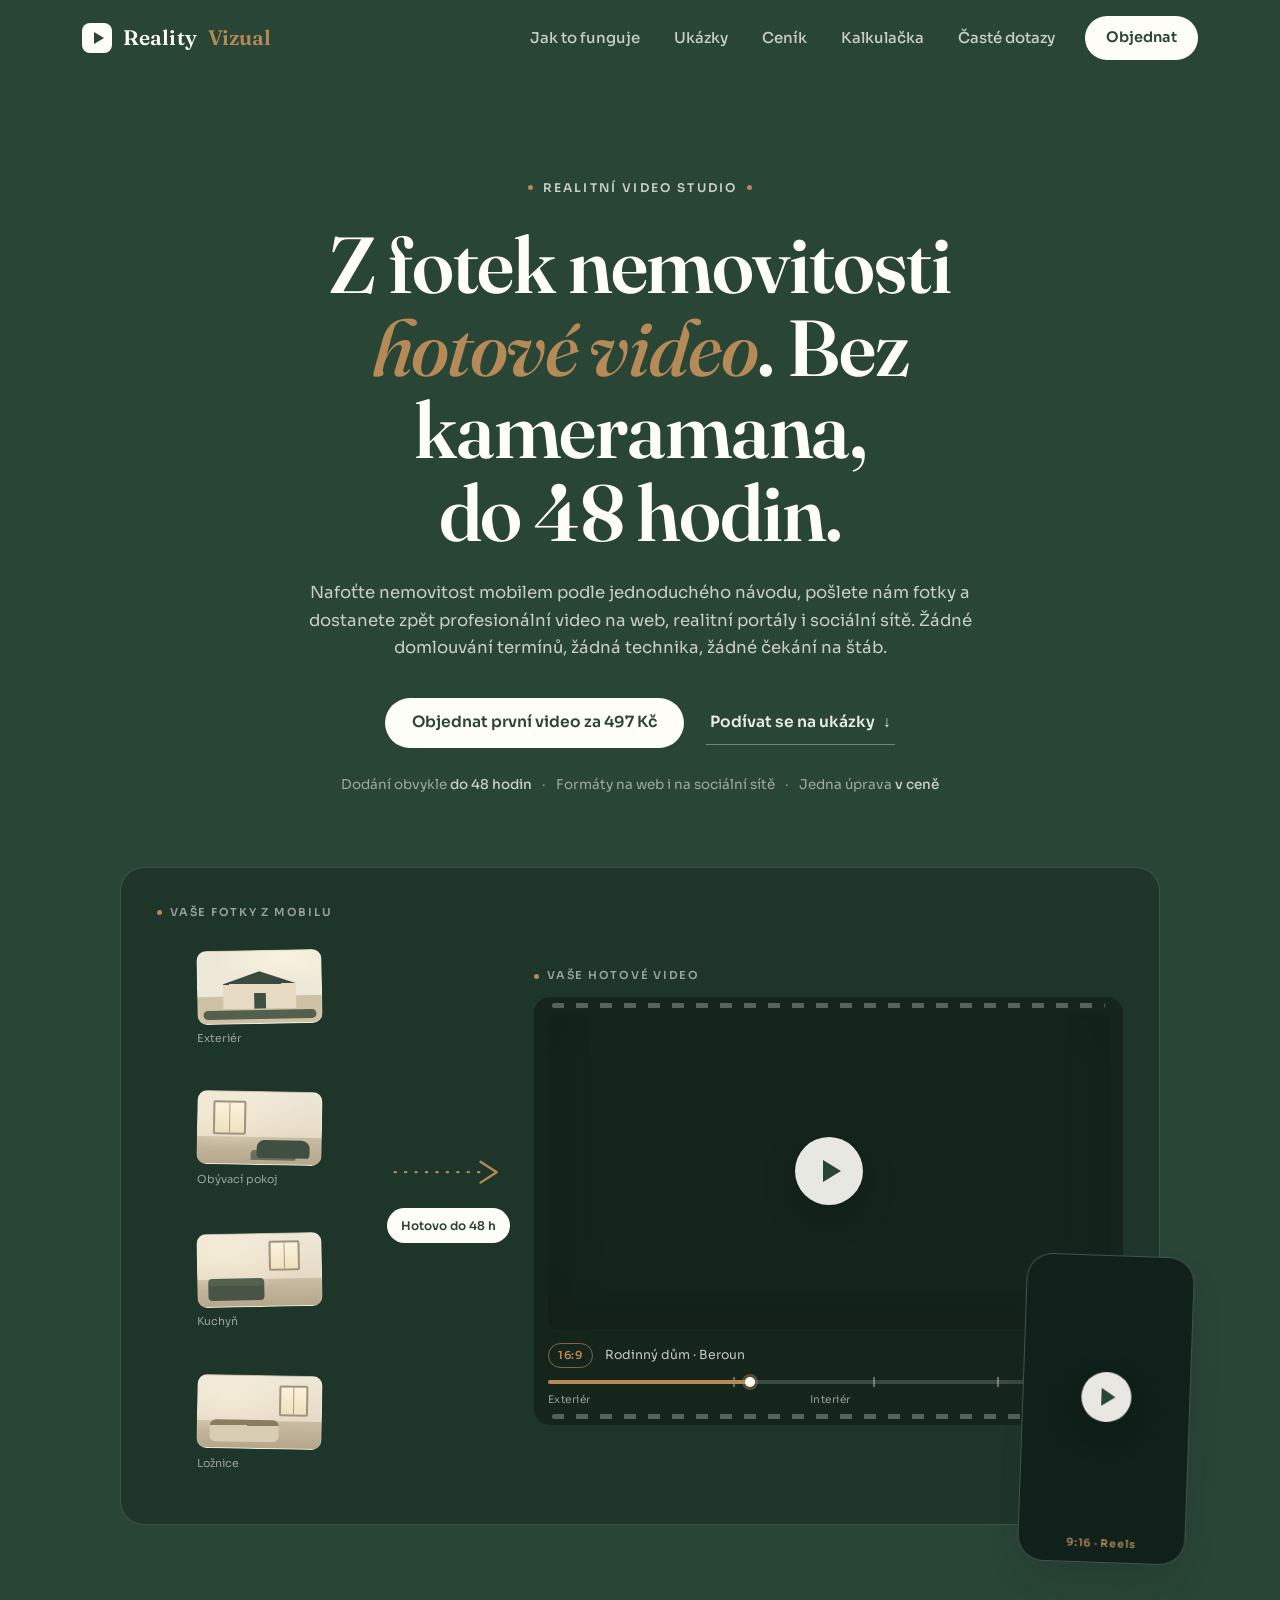
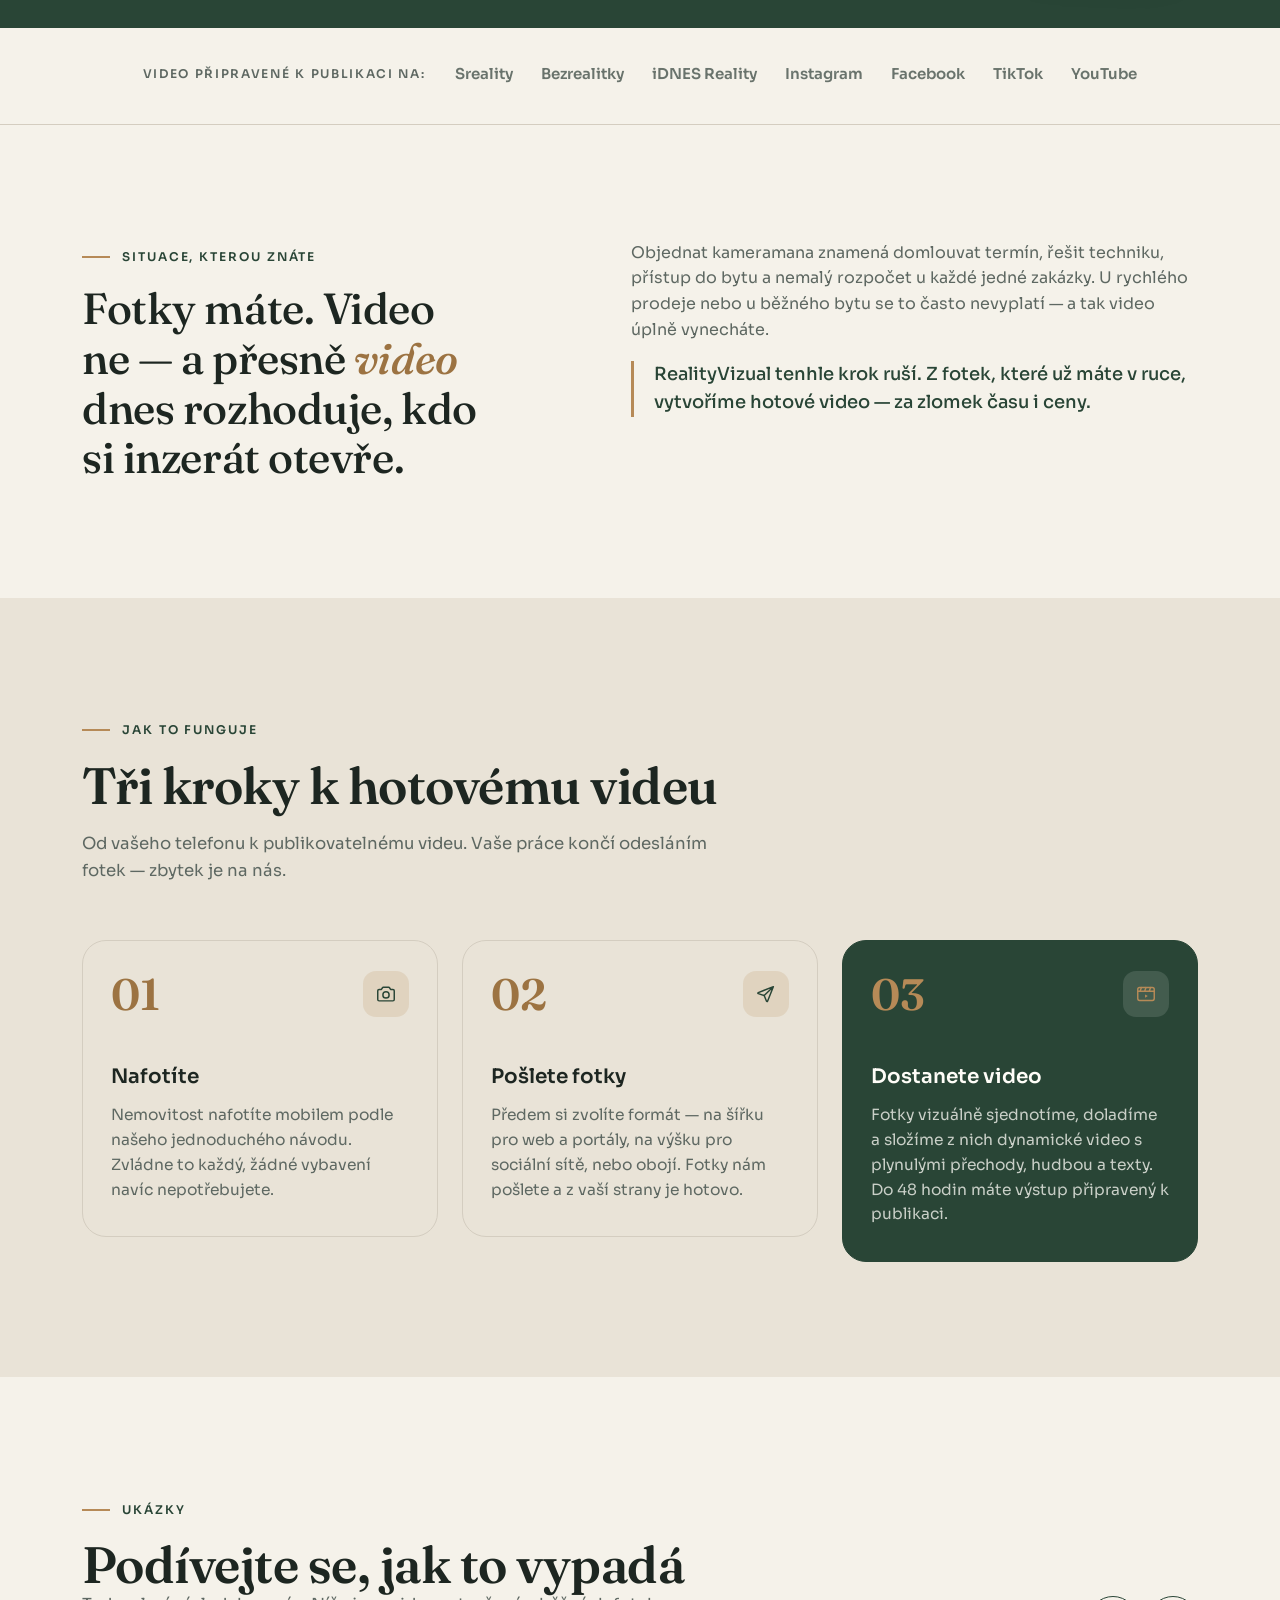
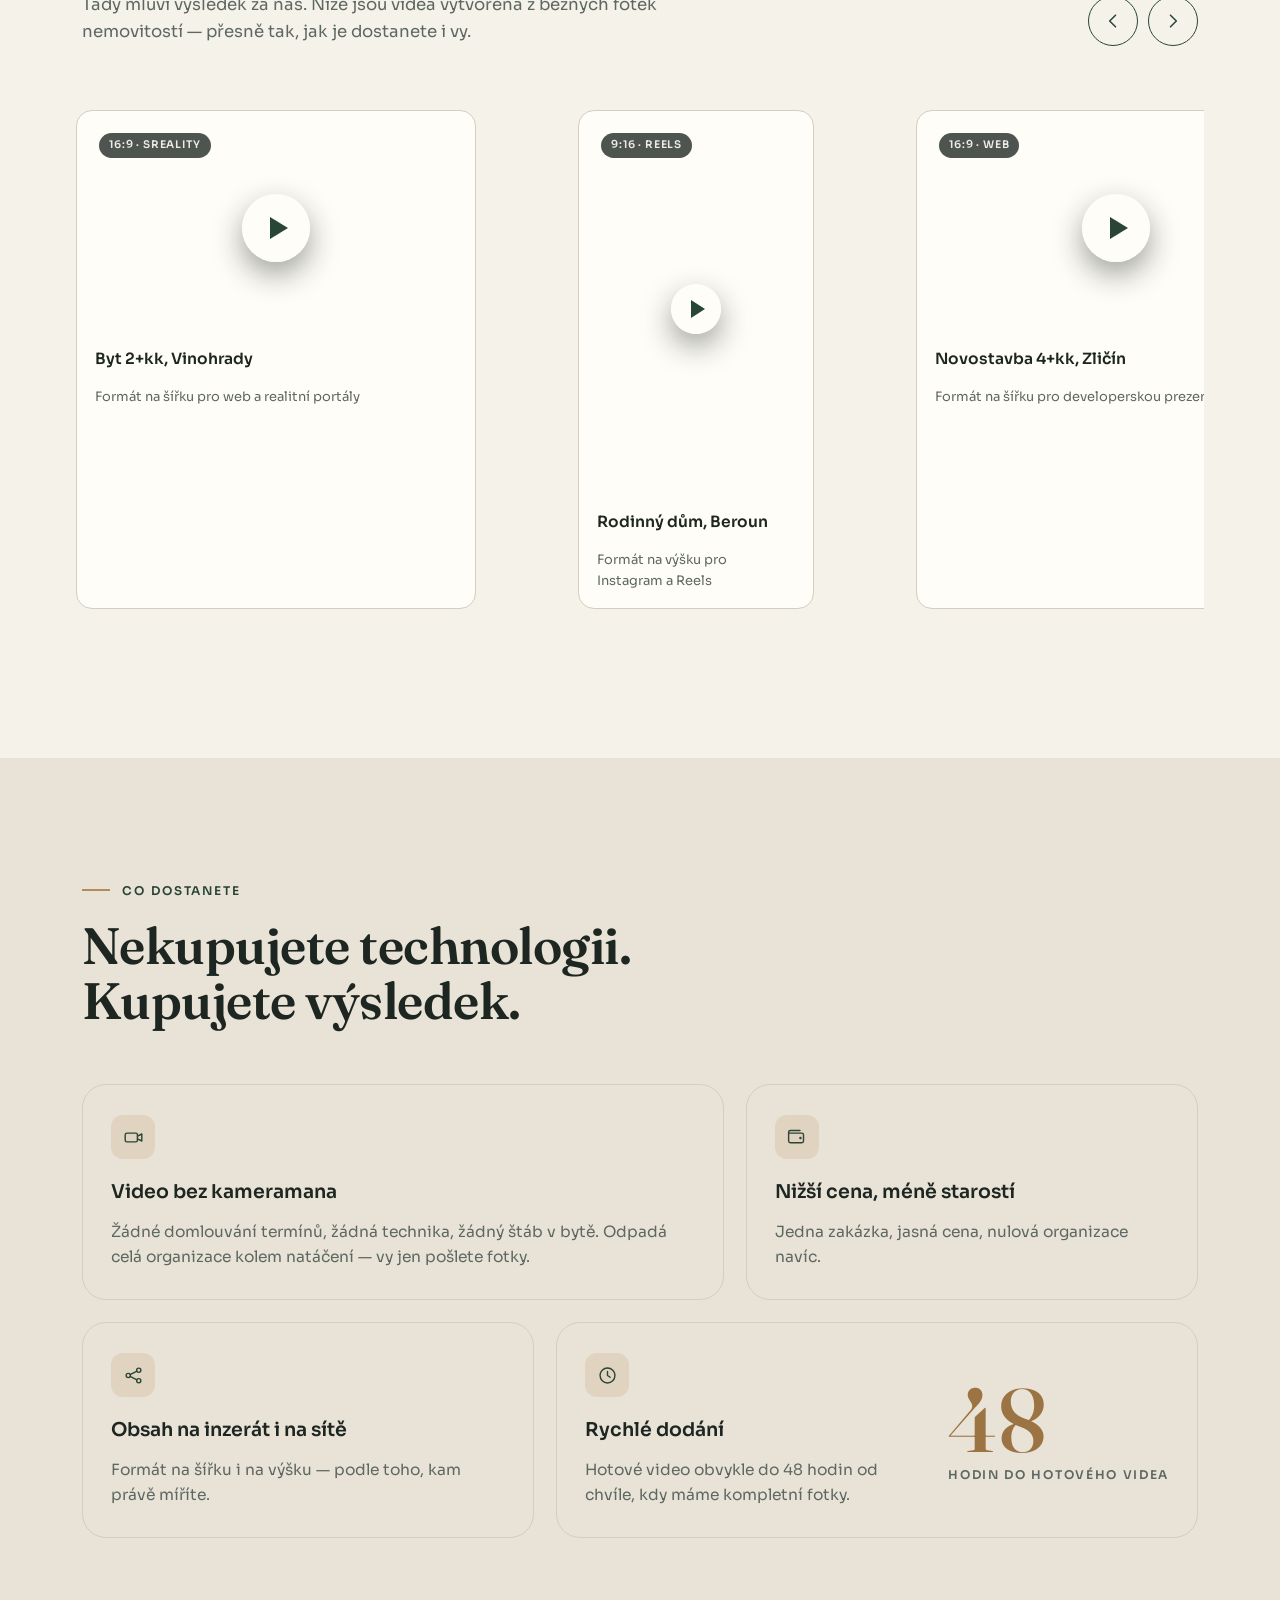
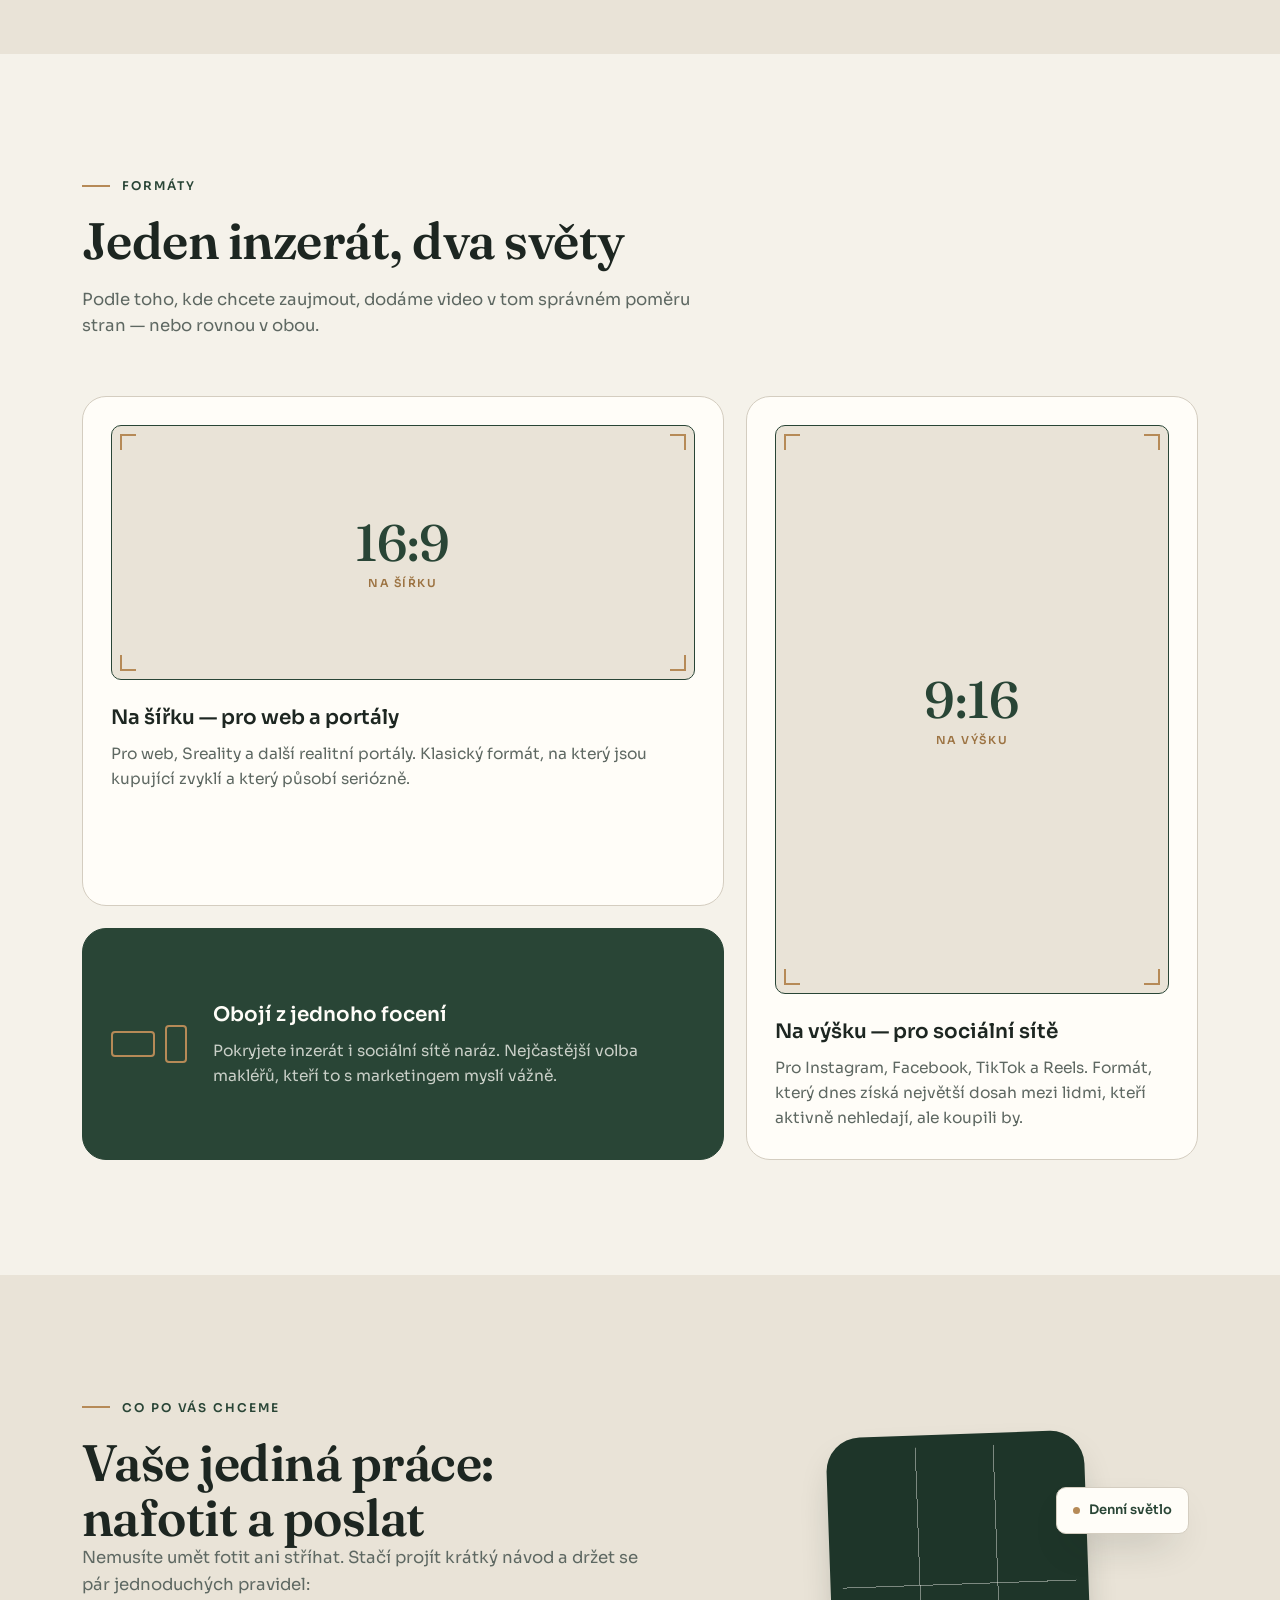
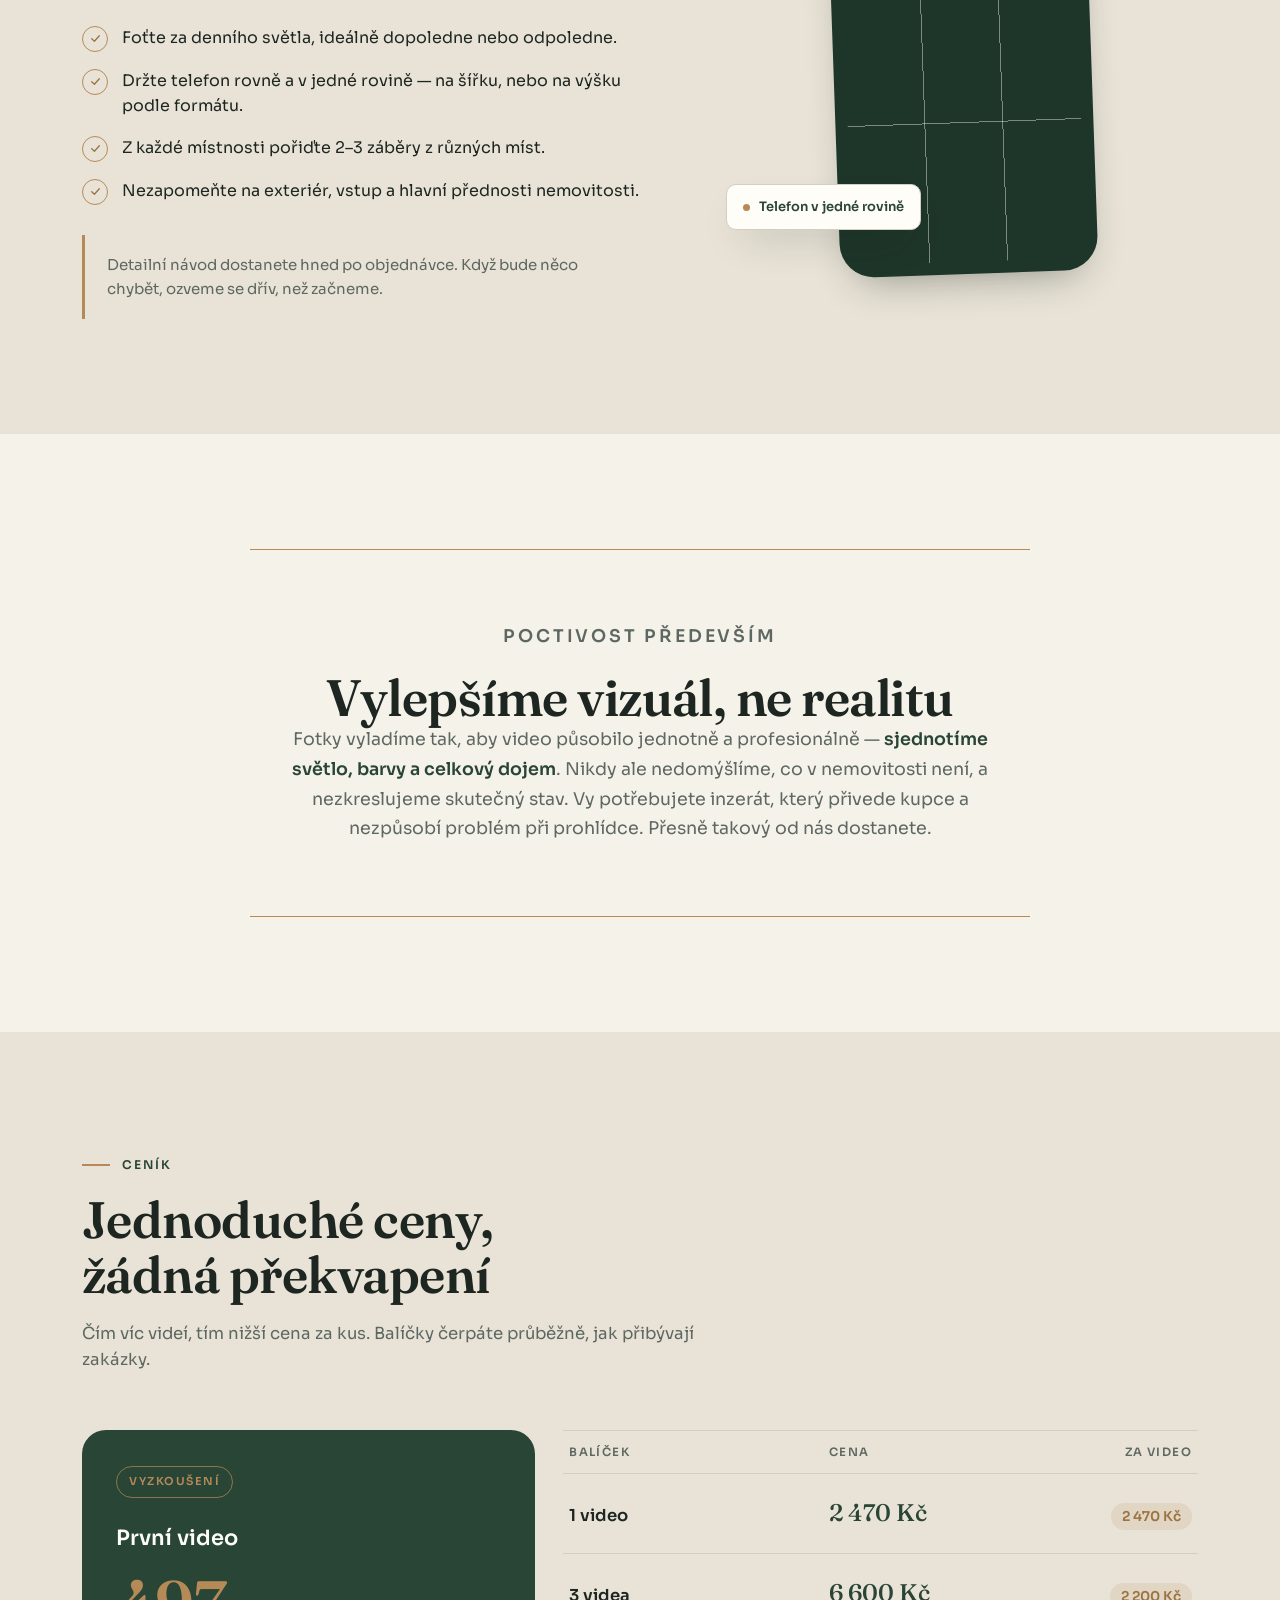
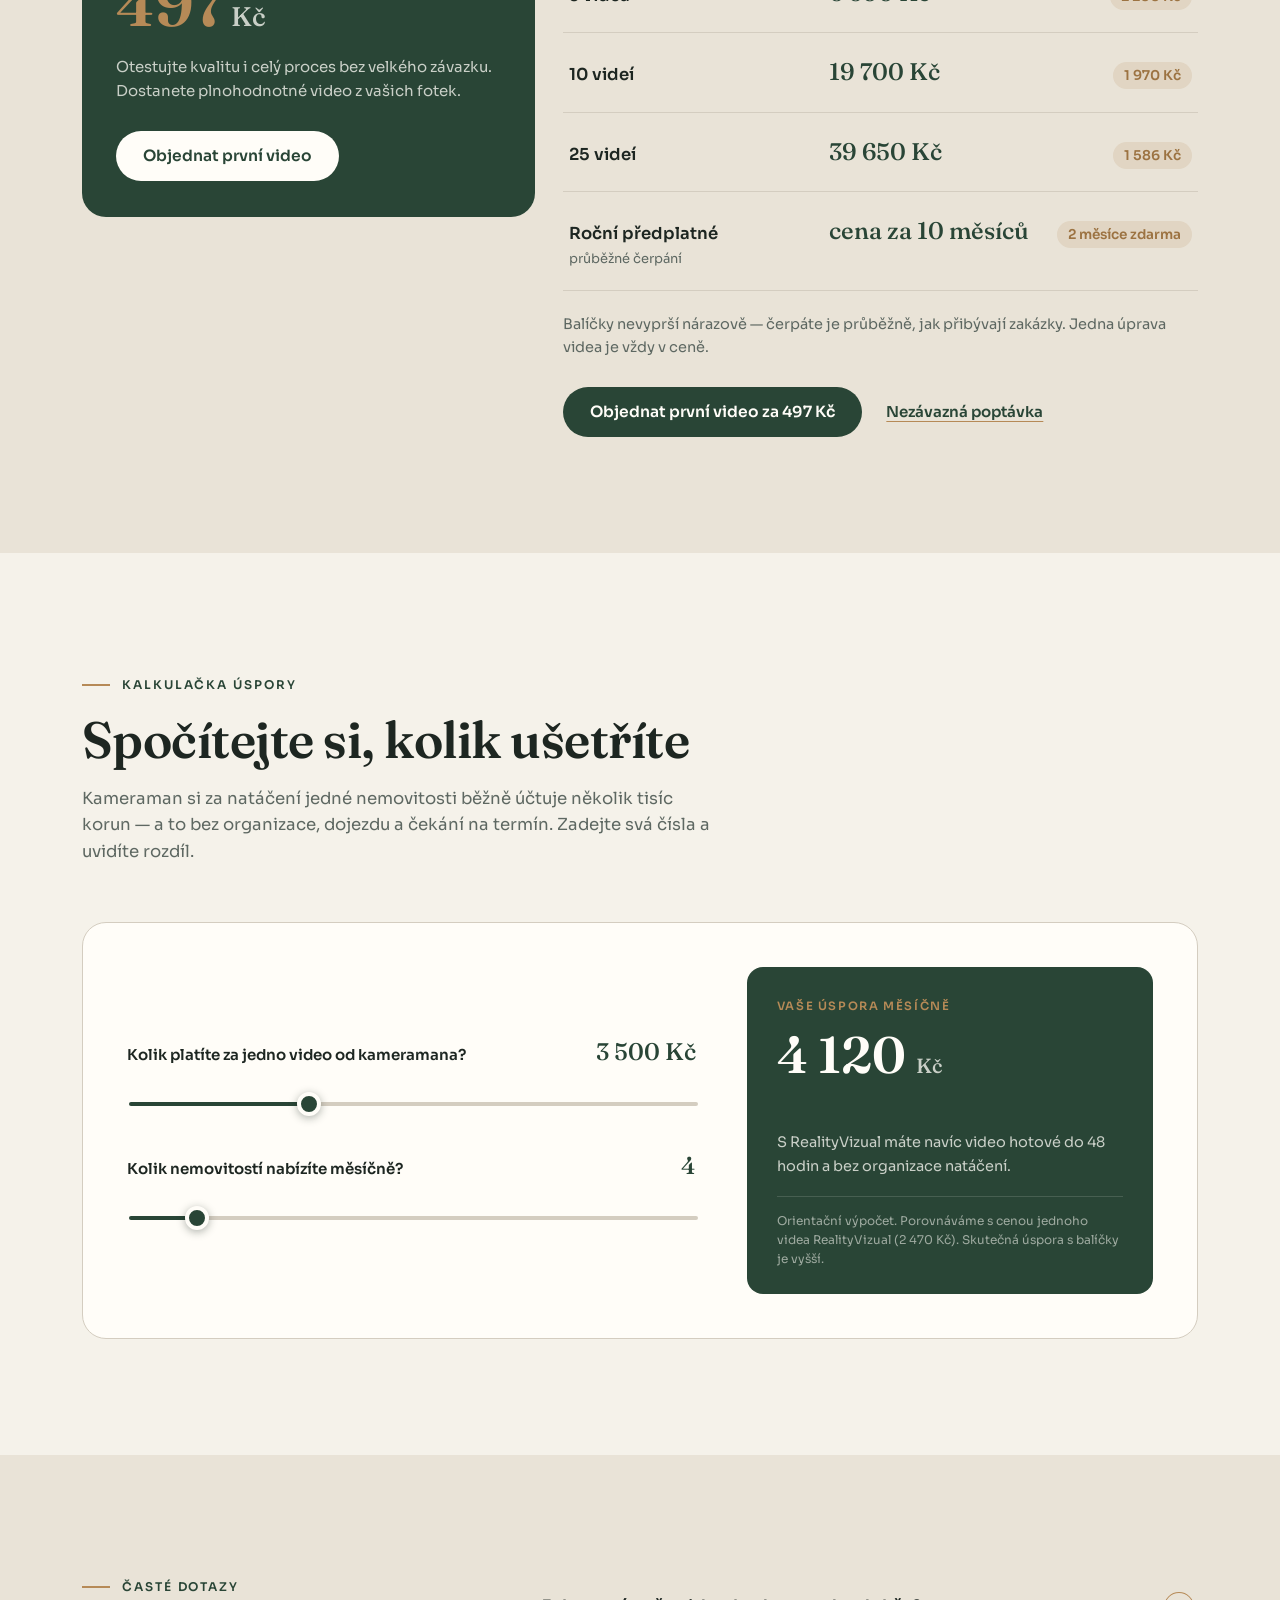
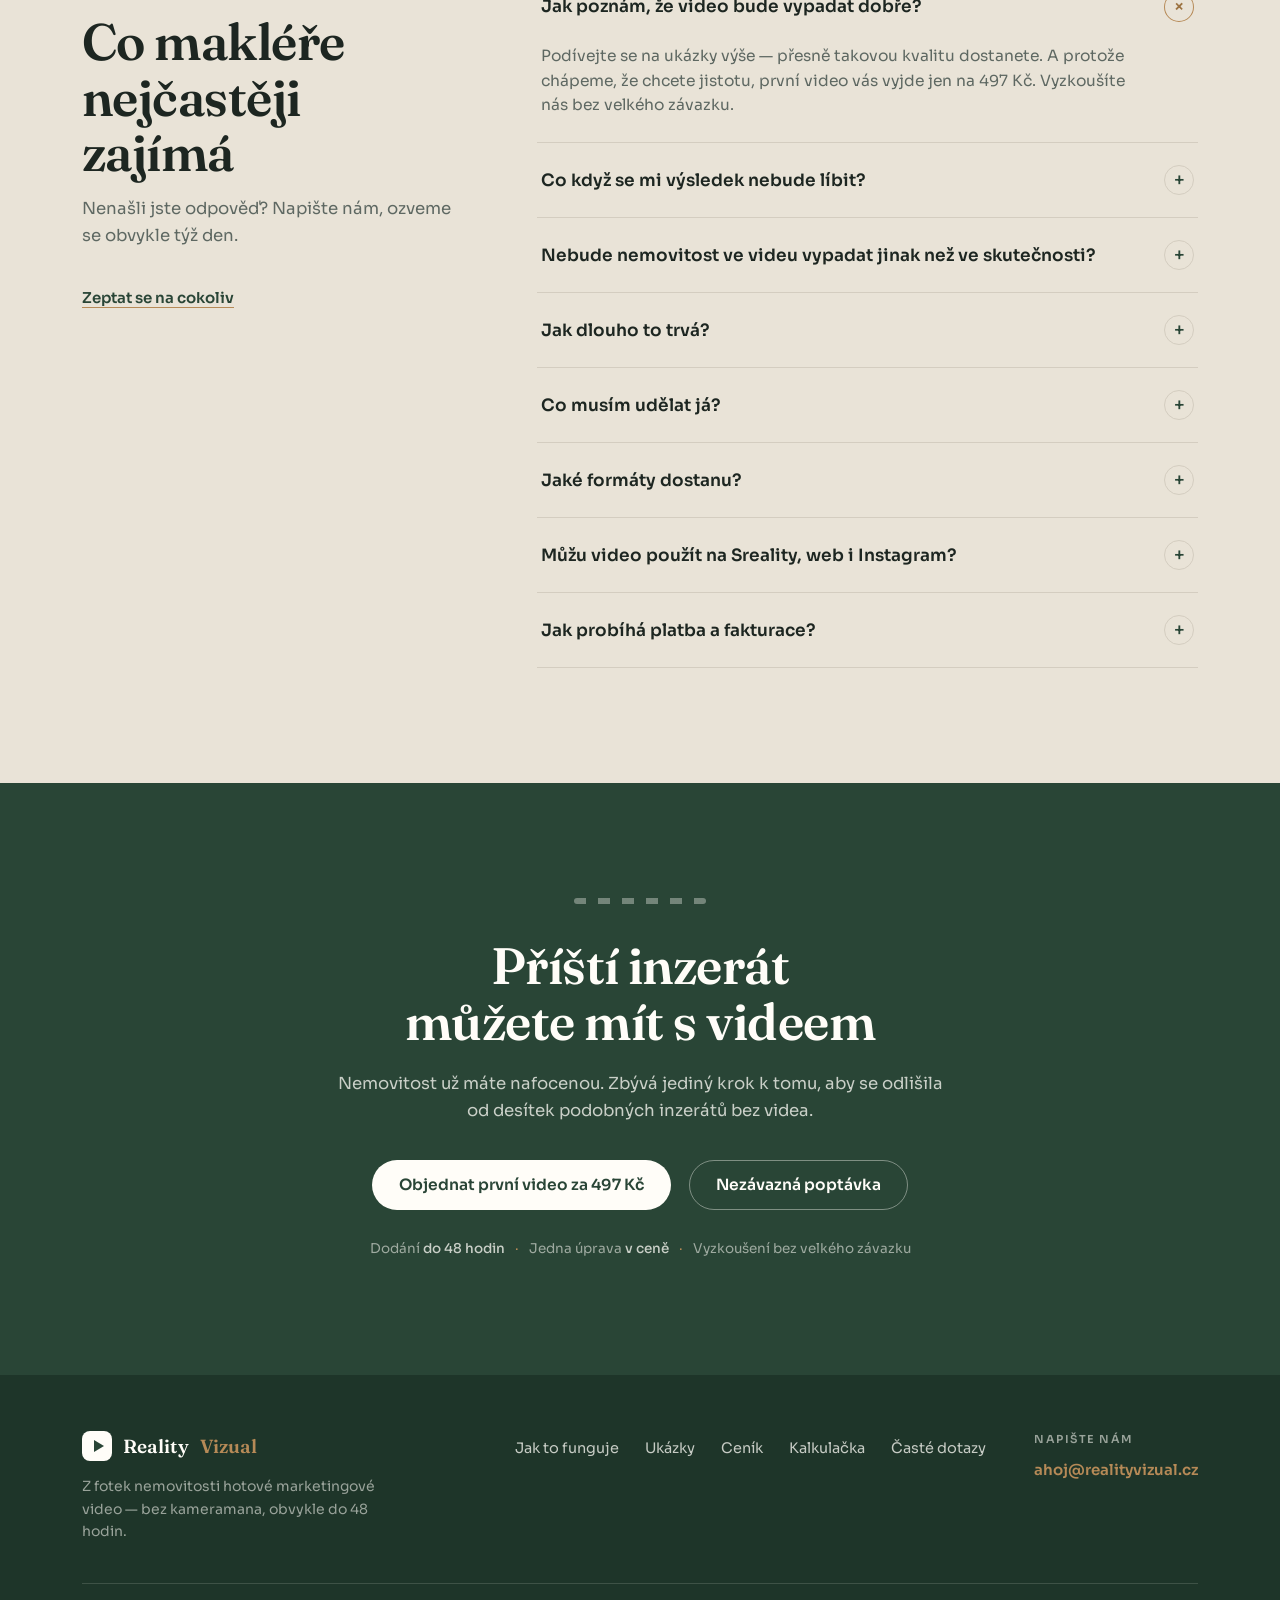
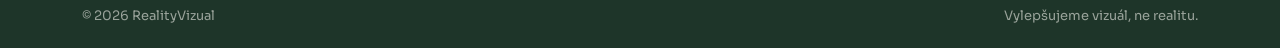
<file: index.html>
<!DOCTYPE html>
<html lang="cs" class="no-js">
<head>
<meta charset="UTF-8">
<meta name="viewport" content="width=device-width, initial-scale=1">
<title>RealityVizual — z fotek nemovitosti hotové video do 48 hodin</title>
<meta name="description" content="RealityVizual promění fotky nemovitosti pořízené mobilem v hotové marketingové video na web, realitní portály i sociální sítě. Bez kameramana, obvykle do 48 hodin.">
<meta name="theme-color" content="#294536">
<meta property="og:type" content="website">
<meta property="og:locale" content="cs_CZ">
<meta property="og:title" content="RealityVizual — z fotek nemovitosti hotové video">
<meta property="og:description" content="Nafoťte nemovitost mobilem, pošlete fotky a dostanete profesionální video na web i sociální sítě. Bez kameramana, do 48 hodin.">
<link rel="icon" href="data:image/svg+xml,%3Csvg%20xmlns='http://www.w3.org/2000/svg'%20viewBox='0%200%2032%2032'%3E%3Crect%20width='32'%20height='32'%20rx='7'%20fill='%23294536'/%3E%3Cpath%20d='M13%2010l9%206-9%206z'%20fill='%23B68A57'/%3E%3C/svg%3E">
<script>document.documentElement.className = document.documentElement.className.replace('no-js', 'js');</script>
<link rel="preconnect" href="https://fonts.googleapis.com">
<link rel="preconnect" href="https://fonts.gstatic.com" crossorigin>
<link href="https://fonts.googleapis.com/css2?family=Fraunces:ital,opsz,wght@0,9..144,500;0,9..144,600;1,9..144,500&family=Sora:wght@400;500;600;700&display=swap" rel="stylesheet">
<link rel="stylesheet" href="styles.css">
</head>
<body>

<a href="#obsah" class="skip-link">Přeskočit na obsah</a>

<!-- ======================= HLAVIČKA ======================= -->
<header class="site-head" id="top">
  <div class="wrap">
    <a href="#top" class="brand" aria-label="RealityVizual — domů">
      <span class="brand-mark" aria-hidden="true"></span>
      Reality<em>Vizual</em>
    </a>
    <nav class="main-nav" aria-label="Hlavní navigace">
      <a href="#jak-to-funguje">Jak to funguje</a>
      <a href="#ukazky">Ukázky</a>
      <a href="#cenik">Ceník</a>
      <a href="#kalkulacka">Kalkulačka</a>
      <a href="#faq">Časté dotazy</a>
    </nav>
    <a href="#cenik" class="btn btn-light btn-sm head-cta">Objednat</a>
    <button class="nav-toggle" aria-label="Otevřít menu" aria-expanded="false" aria-controls="mobile-menu">
      <span></span><span></span>
    </button>
  </div>
</header>

<div class="mobile-menu" id="mobile-menu">
  <a href="#jak-to-funguje">Jak to funguje</a>
  <a href="#ukazky">Ukázky</a>
  <a href="#cenik">Ceník</a>
  <a href="#kalkulacka">Kalkulačka</a>
  <a href="#faq">Časté dotazy</a>
  <a href="#kontakt" class="btn btn-light" data-quiz-open>Objednat první video</a>
  <p class="mm-note">Dodání obvykle do 48 hodin.</p>
</div>

<main id="obsah">

<!-- ======================= HERO ======================= -->
<section class="hero on-dark">
  <div class="wrap">
    <div class="hero-inner">
      <span class="hero-kicker">Realitní video studio</span>
      <h1>Z fotek nemovitosti <em class="gold">hotové video</em>. Bez kameramana, do 48 hodin.</h1>
      <p class="hero-lead">Nafoťte nemovitost mobilem podle jednoduchého návodu, pošlete nám fotky a dostanete zpět profesionální video na web, realitní portály i sociální sítě. Žádné domlouvání termínů, žádná technika, žádné čekání na štáb.</p>
      <div class="hero-actions">
        <a href="#kontakt" class="btn btn-light" data-quiz-open>Objednat první video za 497 Kč</a>
        <a href="#ukazky" class="link-arrow">Podívat se na ukázky <span aria-hidden="true">↓</span></a>
      </div>
      <p class="hero-trust">Dodání obvykle <b>do 48 hodin</b><span class="dot" aria-hidden="true">·</span>Formáty na web i na sociální sítě<span class="dot" aria-hidden="true">·</span>Jedna úprava <b>v ceně</b></p>

      <!-- Signature: fotky -> film -->
      <div class="studio">
        <div class="studio-board">
          <div class="studio-col">
            <p class="studio-label">Vaše fotky z mobilu</p>
            <div class="shots">
              <figure class="shot"><div class="scene scene--exterier" aria-hidden="true"></div><figcaption>Exteriér</figcaption></figure>
              <figure class="shot"><div class="scene" aria-hidden="true"></div><figcaption>Obývací pokoj</figcaption></figure>
              <figure class="shot"><div class="scene scene--kuchyn" aria-hidden="true"></div><figcaption>Kuchyň</figcaption></figure>
              <figure class="shot"><div class="scene scene--loznice" aria-hidden="true"></div><figcaption>Ložnice</figcaption></figure>
            </div>
          </div>

          <div class="studio-flow" aria-hidden="true">
            <svg class="flow-arrow" viewBox="0 0 100 40" fill="none">
              <path d="M4 20 H84" stroke="currentColor" stroke-width="2" stroke-dasharray="1 8" stroke-linecap="round"/>
              <path d="M78 11 L92 20 L78 29" stroke="currentColor" stroke-width="2" stroke-linecap="round" stroke-linejoin="round"/>
            </svg>
            <span class="flow-chip">Hotovo do 48 h</span>
          </div>

          <div class="studio-col">
            <p class="studio-label">Vaše hotové video</p>
            <div class="film">
              <div class="screen">
                <div class="scene" aria-hidden="true"></div>
                <span class="play" aria-hidden="true"></span>
              </div>
              <div class="player-info">
                <span class="format-chip">16:9</span>
                <span>Rodinný dům · Beroun</span>
                <span class="time">0:24</span>
              </div>
              <div class="prog" aria-hidden="true">
                <i style="left:33%"></i><i style="left:58%"></i><i style="left:80%"></i>
                <span class="prog-fill"></span>
              </div>
              <div class="chapters" aria-hidden="true">
                <span>Exteriér</span><span>Interiér</span><span>Detaily</span>
              </div>
            </div>
          </div>
        </div>

        <div class="phone" aria-hidden="true">
          <div class="phone-screen">
            <div class="scene scene--kuchyn"></div>
            <span class="play play-sm"></span>
          </div>
          <p class="phone-tag">9:16 · Reels</p>
        </div>
      </div>
    </div>
  </div>
</section>

<!-- ======================= PÁS PLATFOREM ======================= -->
<div class="platforms">
  <div class="wrap">
    <span class="plat-label">Video připravené k publikaci na:</span>
    <ul>
      <li>Sreality</li>
      <li>Bezrealitky</li>
      <li>iDNES Reality</li>
      <li>Instagram</li>
      <li>Facebook</li>
      <li>TikTok</li>
      <li>YouTube</li>
    </ul>
  </div>
</div>

<!-- ======================= SITUACE ======================= -->
<section class="section" id="sluzba">
  <div class="wrap">
    <div class="situace-grid">
      <div class="reveal">
        <p class="eyebrow">Situace, kterou znáte</p>
        <p class="situace-display">Fotky máte. Video ne — a přesně <span class="gold">video</span> dnes rozhoduje, kdo si inzerát otevře.</p>
      </div>
      <div class="situace-copy reveal" style="--d:.08s">
        <p>Objednat kameramana znamená domlouvat termín, řešit techniku, přístup do bytu a nemalý rozpočet u každé jedné zakázky. U rychlého prodeje nebo u běžného bytu se to často nevyplatí — a tak video úplně vynecháte.</p>
        <p class="punch">RealityVizual tenhle krok ruší. Z fotek, které už máte v ruce, vytvoříme hotové video — za zlomek času i ceny.</p>
      </div>
    </div>
  </div>
</section>

<!-- ======================= JAK TO FUNGUJE ======================= -->
<section class="section surface-band" id="jak-to-funguje">
  <div class="wrap">
    <div class="sec-head">
      <p class="eyebrow">Jak to funguje</p>
      <h2 class="h2">Tři kroky k hotovému videu</h2>
      <p class="lead">Od vašeho telefonu k publikovatelnému videu. Vaše práce končí odesláním fotek — zbytek je na nás.</p>
    </div>
    <div class="steps">
      <article class="step reveal">
        <div class="step-head">
          <span class="step-num">01</span>
          <span class="step-icon" aria-hidden="true">
            <svg viewBox="0 0 24 24" fill="none" stroke="currentColor" stroke-width="1.6" stroke-linecap="round" stroke-linejoin="round"><path d="M3 8.5A1.5 1.5 0 0 1 4.5 7H7l1.2-1.8A1 1 0 0 1 9 4.7h6a1 1 0 0 1 .8.5L17 7h2.5A1.5 1.5 0 0 1 21 8.5V18a1.5 1.5 0 0 1-1.5 1.5h-15A1.5 1.5 0 0 1 3 18Z"/><circle cx="12" cy="13" r="3.4"/></svg>
          </span>
        </div>
        <h3>Nafotíte</h3>
        <p>Nemovitost nafotíte mobilem podle našeho jednoduchého návodu. Zvládne to každý, žádné vybavení navíc nepotřebujete.</p>
      </article>

      <article class="step reveal" style="--d:.1s">
        <div class="step-head">
          <span class="step-num">02</span>
          <span class="step-icon" aria-hidden="true">
            <svg viewBox="0 0 24 24" fill="none" stroke="currentColor" stroke-width="1.6" stroke-linecap="round" stroke-linejoin="round"><path d="M20 4 3.5 10.5a.6.6 0 0 0 .05 1.13L10 13.7m10-9.7-6.3 15.8a.6.6 0 0 1-1.12.03L10 13.7m10-9.7L10 13.7"/></svg>
          </span>
        </div>
        <h3>Pošlete fotky</h3>
        <p>Předem si zvolíte formát — na šířku pro web a portály, na výšku pro sociální sítě, nebo obojí. Fotky nám pošlete a z vaší strany je hotovo.</p>
      </article>

      <article class="step step--dark reveal" style="--d:.2s">
        <div class="step-head">
          <span class="step-num">03</span>
          <span class="step-icon" aria-hidden="true">
            <svg viewBox="0 0 24 24" fill="none" stroke="currentColor" stroke-width="1.6" stroke-linecap="round" stroke-linejoin="round"><rect x="3" y="5" width="18" height="14" rx="2"/><path d="M3 9h18M7 5 5.5 9M12 5l-1.5 4M17 5l-1.5 4"/><path d="m11 12.5 3 1.8-3 1.8Z" fill="currentColor" stroke="none"/></svg>
          </span>
        </div>
        <h3>Dostanete video</h3>
        <p>Fotky vizuálně sjednotíme, doladíme a složíme z nich dynamické video s plynulými přechody, hudbou a texty. Do 48 hodin máte výstup připravený k publikaci.</p>
      </article>
    </div>
  </div>
</section>

<!-- ======================= UKÁZKY ======================= -->
<section class="section" id="ukazky">
  <div class="wrap">
    <div class="ukazky-head">
      <div class="reveal">
        <p class="eyebrow">Ukázky</p>
        <h2 class="h2">Podívejte se, jak to vypadá</h2>
        <p class="lead">Tady mluví výsledek za nás. Níže jsou videa vytvořená z běžných fotek nemovitostí — přesně tak, jak je dostanete i vy.</p>
      </div>
      <div class="reel-nav">
        <button class="reel-btn" data-reel="prev" aria-label="Předchozí ukázky">
          <svg viewBox="0 0 24 24" fill="none" stroke="currentColor" stroke-width="1.8" stroke-linecap="round" stroke-linejoin="round" aria-hidden="true"><path d="M15 5l-7 7 7 7"/></svg>
        </button>
        <button class="reel-btn" data-reel="next" aria-label="Další ukázky">
          <svg viewBox="0 0 24 24" fill="none" stroke="currentColor" stroke-width="1.8" stroke-linecap="round" stroke-linejoin="round" aria-hidden="true"><path d="M9 5l7 7-7 7"/></svg>
        </button>
      </div>
    </div>

    <div class="reel" id="reel" tabindex="0" role="region" aria-label="Ukázková videa, vodorovné posouvání">
      <figure class="demo">
        <div class="demo-screen">
          <span class="tag">16:9 · Sreality</span>
          <div class="scene" aria-hidden="true"></div>
          <span class="play" aria-hidden="true"></span>
        </div>
        <figcaption>
          <p class="demo-title">Byt 2+kk, Vinohrady</p>
          <p class="demo-sub">Formát na šířku pro web a realitní portály</p>
        </figcaption>
      </figure>

      <figure class="demo demo--tall">
        <div class="demo-screen">
          <span class="tag">9:16 · Reels</span>
          <div class="scene scene--exterier" aria-hidden="true"></div>
          <span class="play play-sm" aria-hidden="true"></span>
        </div>
        <figcaption>
          <p class="demo-title">Rodinný dům, Beroun</p>
          <p class="demo-sub">Formát na výšku pro Instagram a Reels</p>
        </figcaption>
      </figure>

      <figure class="demo">
        <div class="demo-screen">
          <span class="tag">16:9 · web</span>
          <div class="scene scene--kuchyn" aria-hidden="true"></div>
          <span class="play" aria-hidden="true"></span>
        </div>
        <figcaption>
          <p class="demo-title">Novostavba 4+kk, Zličín</p>
          <p class="demo-sub">Formát na šířku pro developerskou prezentaci</p>
        </figcaption>
      </figure>

      <figure class="demo demo--tall">
        <div class="demo-screen">
          <span class="tag">9:16 · TikTok</span>
          <div class="scene scene--loznice" aria-hidden="true"></div>
          <span class="play play-sm" aria-hidden="true"></span>
        </div>
        <figcaption>
          <p class="demo-title">Podkrovní byt, Brno</p>
          <p class="demo-sub">Formát na výšku pro sociální sítě</p>
        </figcaption>
      </figure>

      <figure class="demo">
        <div class="demo-screen">
          <span class="tag">16:9 · portály</span>
          <div class="scene scene--exterier" aria-hidden="true"></div>
          <span class="play" aria-hidden="true"></span>
        </div>
        <figcaption>
          <p class="demo-title">Chata u přehrady, Orlík</p>
          <p class="demo-sub">Formát na šířku s exteriérem a okolím</p>
        </figcaption>
      </figure>
    </div>
    <p class="reel-hint" aria-hidden="true">Táhněte do stran a projděte další ukázky</p>
  </div>
</section>

<!-- ======================= CO DOSTANETE ======================= -->
<section class="section surface-band">
  <div class="wrap">
    <div class="sec-head">
      <p class="eyebrow">Co dostanete</p>
      <h2 class="h2">Nekupujete technologii. Kupujete výsledek.</h2>
    </div>
    <div class="bento">
      <article class="bento-card span7 reveal">
        <span class="bento-icon" aria-hidden="true">
          <svg viewBox="0 0 24 24" fill="none" stroke="currentColor" stroke-width="1.6" stroke-linecap="round" stroke-linejoin="round"><rect x="2.5" y="7" width="14" height="10" rx="2"/><path d="m16.5 10.5 5-2.5v8l-5-2.5"/></svg>
        </span>
        <h3>Video bez kameramana</h3>
        <p>Žádné domlouvání termínů, žádná technika, žádný štáb v bytě. Odpadá celá organizace kolem natáčení — vy jen pošlete fotky.</p>
      </article>

      <article class="bento-card span5 reveal" style="--d:.08s">
        <span class="bento-icon" aria-hidden="true">
          <svg viewBox="0 0 24 24" fill="none" stroke="currentColor" stroke-width="1.6" stroke-linecap="round" stroke-linejoin="round"><path d="M3 7h15a2 2 0 0 1 2 2v7a2 2 0 0 1-2 2H5a2 2 0 0 1-2-2Z"/><path d="M3 7V6a2 2 0 0 1 2-2h11"/><circle cx="16.5" cy="12.5" r="1.4" fill="currentColor" stroke="none"/></svg>
        </span>
        <h3>Nižší cena, méně starostí</h3>
        <p>Jedna zakázka, jasná cena, nulová organizace navíc.</p>
      </article>

      <article class="bento-card span5 reveal" style="--d:.08s">
        <span class="bento-icon" aria-hidden="true">
          <svg viewBox="0 0 24 24" fill="none" stroke="currentColor" stroke-width="1.6" stroke-linecap="round" stroke-linejoin="round"><circle cx="6" cy="12" r="2.4"/><circle cx="18" cy="6" r="2.4"/><circle cx="18" cy="18" r="2.4"/><path d="m8.1 10.9 7.8-3.8M8.1 13.1l7.8 3.8"/></svg>
        </span>
        <h3>Obsah na inzerát i na sítě</h3>
        <p>Formát na šířku i na výšku — podle toho, kam právě míříte.</p>
      </article>

      <article class="bento-card span7 with-num reveal" style="--d:.16s">
        <div class="bento-text">
          <span class="bento-icon" aria-hidden="true">
            <svg viewBox="0 0 24 24" fill="none" stroke="currentColor" stroke-width="1.6" stroke-linecap="round" stroke-linejoin="round"><circle cx="12" cy="12" r="8.5"/><path d="M12 7.5V12l3 2"/></svg>
          </span>
          <h3>Rychlé dodání</h3>
          <p>Hotové video obvykle do 48 hodin od chvíle, kdy máme kompletní fotky.</p>
        </div>
        <div class="big-num">48<small>hodin do hotového videa</small></div>
      </article>
    </div>
  </div>
</section>

<!-- ======================= FORMÁTY ======================= -->
<section class="section">
  <div class="wrap">
    <div class="sec-head">
      <p class="eyebrow">Formáty</p>
      <h2 class="h2">Jeden inzerát, dva světy</h2>
      <p class="lead">Podle toho, kde chcete zaujmout, dodáme video v tom správném poměru stran — nebo rovnou v obou.</p>
    </div>
    <div class="formaty-grid">
      <article class="format-card span7 reveal">
        <div class="vf vf-wide" aria-hidden="true">
          <i></i><i></i><b></b><b></b>
          <span class="vf-ratio">16:9<small>na šířku</small></span>
        </div>
        <h3>Na šířku — pro web a portály</h3>
        <p>Pro web, Sreality a další realitní portály. Klasický formát, na který jsou kupující zvyklí a který působí seriózně.</p>
      </article>

      <article class="format-card span5 reveal" style="--d:.1s">
        <div class="vf vf-tall" aria-hidden="true">
          <i></i><i></i><b></b><b></b>
          <span class="vf-ratio">9:16<small>na výšku</small></span>
        </div>
        <h3>Na výšku — pro sociální sítě</h3>
        <p>Pro Instagram, Facebook, TikTok a Reels. Formát, který dnes získá největší dosah mezi lidmi, kteří aktivně nehledají, ale koupili by.</p>
      </article>

      <article class="format-card format-card--both reveal" style="--d:.16s">
        <div class="both-mark" aria-hidden="true">
          <span class="m-wide"></span>
          <span class="m-tall"></span>
        </div>
        <div class="both-text">
          <h3>Obojí z jednoho focení</h3>
          <p>Pokryjete inzerát i sociální sítě naráz. Nejčastější volba makléřů, kteří to s marketingem myslí vážně.</p>
        </div>
      </article>
    </div>
  </div>
</section>

<!-- ======================= CO PO VÁS CHCEME ======================= -->
<section class="section surface-band">
  <div class="wrap">
    <div class="navod-grid">
      <div class="reveal">
        <p class="eyebrow">Co po vás chceme</p>
        <h2 class="h2">Vaše jediná práce: nafotit a poslat</h2>
        <p class="lead">Nemusíte umět fotit ani stříhat. Stačí projít krátký návod a držet se pár jednoduchých pravidel:</p>
        <ul class="checklist">
          <li><span class="check" aria-hidden="true"><svg viewBox="0 0 24 24" fill="none" stroke="currentColor" stroke-width="2.4" stroke-linecap="round" stroke-linejoin="round"><path d="M5 12.5 10 17 19 7"/></svg></span> Foťte za denního světla, ideálně dopoledne nebo odpoledne.</li>
          <li><span class="check" aria-hidden="true"><svg viewBox="0 0 24 24" fill="none" stroke="currentColor" stroke-width="2.4" stroke-linecap="round" stroke-linejoin="round"><path d="M5 12.5 10 17 19 7"/></svg></span> Držte telefon rovně a v jedné rovině — na šířku, nebo na výšku podle formátu.</li>
          <li><span class="check" aria-hidden="true"><svg viewBox="0 0 24 24" fill="none" stroke="currentColor" stroke-width="2.4" stroke-linecap="round" stroke-linejoin="round"><path d="M5 12.5 10 17 19 7"/></svg></span> Z každé místnosti pořiďte 2–3 záběry z různých míst.</li>
          <li><span class="check" aria-hidden="true"><svg viewBox="0 0 24 24" fill="none" stroke="currentColor" stroke-width="2.4" stroke-linecap="round" stroke-linejoin="round"><path d="M5 12.5 10 17 19 7"/></svg></span> Nezapomeňte na exteriér, vstup a hlavní přednosti nemovitosti.</li>
        </ul>
        <p class="navod-note">Detailní návod dostanete hned po objednávce. Když bude něco chybět, ozveme se dřív, než začneme.</p>
      </div>

      <div class="navod-visual reveal" style="--d:.12s">
        <div class="phone-demo" aria-hidden="true">
          <div class="phone-screen">
            <div class="scene"></div>
            <div class="grid-overlay"></div>
          </div>
        </div>
        <span class="navod-float navod-float--a" aria-hidden="true">Denní světlo</span>
        <span class="navod-float navod-float--b" aria-hidden="true">Telefon v jedné rovině</span>
      </div>
    </div>
  </div>
</section>

<!-- ======================= POCTIVOST ======================= -->
<section class="section">
  <div class="wrap">
    <div class="manifest reveal">
      <div class="manifest-inner">
        <p class="eyebrow">Poctivost především</p>
        <h2 class="h2">Vylepšíme vizuál, ne realitu</h2>
        <p>Fotky vyladíme tak, aby video působilo jednotně a profesionálně — <strong>sjednotíme světlo, barvy a celkový dojem</strong>. Nikdy ale nedomýšlíme, co v nemovitosti není, a nezkreslujeme skutečný stav. Vy potřebujete inzerát, který přivede kupce a nezpůsobí problém při prohlídce. Přesně takový od nás dostanete.</p>
      </div>
    </div>
  </div>
</section>

<!-- ======================= CENÍK ======================= -->
<section class="section surface-band" id="cenik">
  <div class="wrap">
    <div class="sec-head">
      <p class="eyebrow">Ceník</p>
      <h2 class="h2">Jednoduché ceny, žádná překvapení</h2>
      <p class="lead">Čím víc videí, tím nižší cena za kus. Balíčky čerpáte průběžně, jak přibývají zakázky.</p>
    </div>
    <div class="cenik-grid">
      <aside class="trial reveal">
        <span class="trial-tag">Vyzkoušení</span>
        <h3>První video</h3>
        <div class="trial-price">497<small>Kč</small></div>
        <p>Otestujte kvalitu i celý proces bez velkého závazku. Dostanete plnohodnotné video z vašich fotek.</p>
        <a href="#kontakt" class="btn btn-light" data-quiz-open>Objednat první video</a>
      </aside>

      <div class="cenik-main reveal" style="--d:.1s">
        <div class="plans">
          <div class="plan-row head-row">
            <span>Balíček</span>
            <span>Cena</span>
            <span class="plan-per-head">Za video</span>
          </div>
          <div class="plan-row">
            <span class="plan-name">1 video</span>
            <span class="plan-price">2 470 Kč</span>
            <span class="plan-per"><span class="chip">2 470 Kč</span></span>
          </div>
          <div class="plan-row">
            <span class="plan-name">3 videa</span>
            <span class="plan-price">6 600 Kč</span>
            <span class="plan-per"><span class="chip">2 200 Kč</span></span>
          </div>
          <div class="plan-row">
            <span class="plan-name">10 videí</span>
            <span class="plan-price">19 700 Kč</span>
            <span class="plan-per"><span class="chip">1 970 Kč</span></span>
          </div>
          <div class="plan-row">
            <span class="plan-name">25 videí</span>
            <span class="plan-price">39 650 Kč</span>
            <span class="plan-per"><span class="chip">1 586 Kč</span></span>
          </div>
          <div class="plan-row">
            <span class="plan-name">Roční předplatné <small>průběžné čerpání</small></span>
            <span class="plan-price">cena za 10 měsíců</span>
            <span class="plan-per"><span class="chip">2 měsíce zdarma</span></span>
          </div>
        </div>
        <p class="cenik-note">Balíčky nevyprší nárazově — čerpáte je průběžně, jak přibývají zakázky. Jedna úprava videa je vždy v ceně.</p>
        <div class="cenik-cta">
          <a href="#kontakt" class="btn btn-primary" data-quiz-open>Objednat první video za 497 Kč</a>
          <a href="#kontakt" class="text-link">Nezávazná poptávka</a>
        </div>
      </div>
    </div>
  </div>
</section>

<!-- ======================= KALKULAČKA ======================= -->
<section class="section" id="kalkulacka">
  <div class="wrap">
    <div class="sec-head">
      <p class="eyebrow">Kalkulačka úspory</p>
      <h2 class="h2">Spočítejte si, kolik ušetříte</h2>
      <p class="lead">Kameraman si za natáčení jedné nemovitosti běžně účtuje několik tisíc korun — a to bez organizace, dojezdu a čekání na termín. Zadejte svá čísla a uvidíte rozdíl.</p>
    </div>

    <div class="kalk-card reveal">
      <form class="kalk-inputs" id="kalk">
        <div class="kalk-field">
          <div class="kalk-label-row">
            <label for="cena-kameraman">Kolik platíte za jedno video od kameramana?</label>
            <span class="kalk-value" id="out-cena">3 500 Kč</span>
          </div>
          <input type="range" id="cena-kameraman" min="1500" max="8000" step="100" value="3500"
                 aria-describedby="out-cena">
        </div>
        <div class="kalk-field">
          <div class="kalk-label-row">
            <label for="pocet">Kolik nemovitostí nabízíte měsíčně?</label>
            <span class="kalk-value" id="out-pocet">4</span>
          </div>
          <input type="range" id="pocet" min="1" max="30" step="1" value="4"
                 aria-describedby="out-pocet">
        </div>
      </form>

      <div class="kalk-result" aria-live="polite">
        <p class="kalk-result-label">Vaše úspora měsíčně</p>
        <p class="kalk-sum"><span id="out-uspora">4 120</span> <small>Kč</small></p>
        <p class="kalk-sentence">S RealityVizual máte navíc video hotové do 48 hodin a bez organizace natáčení.</p>
        <p class="kalk-fine">Orientační výpočet. Porovnáváme s cenou jednoho videa RealityVizual (2 470 Kč). Skutečná úspora s balíčky je vyšší.</p>
      </div>
    </div>
  </div>
</section>

<!-- ======================= FAQ ======================= -->
<section class="section surface-band" id="faq">
  <div class="wrap">
    <div class="faq-grid">
      <div class="faq-aside">
        <p class="eyebrow">Časté dotazy</p>
        <h2 class="h2">Co makléře nejčastěji zajímá</h2>
        <p class="lead">Nenašli jste odpověď? Napište nám, ozveme se obvykle týž den.</p>
        <a href="#kontakt" class="text-link">Zeptat se na cokoliv</a>
      </div>

      <div class="faq-list">
        <details class="qa" open>
          <summary>Jak poznám, že video bude vypadat dobře? <span class="qa-plus" aria-hidden="true"></span></summary>
          <div class="qa-body">Podívejte se na ukázky výše — přesně takovou kvalitu dostanete. A protože chápeme, že chcete jistotu, první video vás vyjde jen na 497 Kč. Vyzkoušíte nás bez velkého závazku.</div>
        </details>
        <details class="qa">
          <summary>Co když se mi výsledek nebude líbit? <span class="qa-plus" aria-hidden="true"></span></summary>
          <div class="qa-body">Jedna úprava je vždy v ceně. Řeknete nám, co změnit, a doladíme to.</div>
        </details>
        <details class="qa">
          <summary>Nebude nemovitost ve videu vypadat jinak než ve skutečnosti? <span class="qa-plus" aria-hidden="true"></span></summary>
          <div class="qa-body">Ne. Vylepšujeme světlo, barvy a jednotnost, ale skutečný stav nezkreslujeme. Video má přivést kupce, ne způsobit zklamání na prohlídce.</div>
        </details>
        <details class="qa">
          <summary>Jak dlouho to trvá? <span class="qa-plus" aria-hidden="true"></span></summary>
          <div class="qa-body">Hotové video obvykle dodáme do 48 hodin od chvíle, kdy máme kompletní fotky.</div>
        </details>
        <details class="qa">
          <summary>Co musím udělat já? <span class="qa-plus" aria-hidden="true"></span></summary>
          <div class="qa-body">Jen nafotit nemovitost mobilem podle návodu a poslat nám fotky. Nic dalšího.</div>
        </details>
        <details class="qa">
          <summary>Jaké formáty dostanu? <span class="qa-plus" aria-hidden="true"></span></summary>
          <div class="qa-body">Na šířku pro web a portály, na výšku pro sociální sítě, nebo obojí — podle toho, co si zvolíte.</div>
        </details>
        <details class="qa">
          <summary>Můžu video použít na Sreality, web i Instagram? <span class="qa-plus" aria-hidden="true"></span></summary>
          <div class="qa-body">Ano. Video dostanete připravené k publikaci na jakoukoli platformu podle zvoleného formátu.</div>
        </details>
        <details class="qa">
          <summary>Jak probíhá platba a fakturace? <span class="qa-plus" aria-hidden="true"></span></summary>
          <div class="qa-body">Po objednávce vám pošleme podklady k platbě i doklad. Vše jednoduše a v pořádku pro účetnictví.</div>
        </details>
      </div>
    </div>
  </div>
</section>

<!-- ======================= ZÁVĚREČNÉ CTA ======================= -->
<section class="section cta-final" id="kontakt">
  <div class="wrap">
    <div class="reveal">
      <div class="cta-strip" aria-hidden="true"></div>
      <h2 class="h2">Příští inzerát můžete mít s videem</h2>
      <p class="cta-lead">Nemovitost už máte nafocenou. Zbývá jediný krok k tomu, aby se odlišila od desítek podobných inzerátů bez videa.</p>
      <div class="cta-actions">
        <a href="mailto:ahoj@realityvizual.cz?subject=Objedn%C3%A1vka%20prvn%C3%ADho%20videa%20(497%20K%C4%8D)" class="btn btn-light" data-quiz-open>Objednat první video za 497 Kč</a>
        <a href="mailto:ahoj@realityvizual.cz?subject=Nez%C3%A1vazn%C3%A1%20popt%C3%A1vka" class="btn btn-ghost">Nezávazná poptávka</a>
      </div>
      <p class="hero-trust">Dodání <b>do 48 hodin</b><span class="dot" aria-hidden="true">·</span>Jedna úprava <b>v ceně</b><span class="dot" aria-hidden="true">·</span>Vyzkoušení bez velkého závazku</p>
    </div>
  </div>
</section>

</main>

<!-- ======================= PATIČKA ======================= -->
<footer class="site-foot">
  <div class="wrap">
    <div class="foot-top">
      <div class="foot-brand">
        <a href="#top" class="brand">
          <span class="brand-mark" aria-hidden="true"></span>
          Reality<em>Vizual</em>
        </a>
        <p>Z fotek nemovitosti hotové marketingové video — bez kameramana, obvykle do 48 hodin.</p>
      </div>
      <nav class="foot-nav" aria-label="Patička">
        <a href="#jak-to-funguje">Jak to funguje</a>
        <a href="#ukazky">Ukázky</a>
        <a href="#cenik">Ceník</a>
        <a href="#kalkulacka">Kalkulačka</a>
        <a href="#faq">Časté dotazy</a>
      </nav>
      <div class="foot-contact">
        <p class="foot-label">Napište nám</p>
        <a href="mailto:ahoj@realityvizual.cz">ahoj@realityvizual.cz</a>
      </div>
    </div>
    <div class="foot-bottom">
      <span>© <span id="year">2026</span> RealityVizual</span>
      <span>Vylepšujeme vizuál, ne realitu.</span>
    </div>
  </div>
</footer>

<!-- ======================= PRODEJNÍ KVÍZ / OBJEDNÁVKA ======================= -->
<div class="quiz-overlay" id="quiz" hidden>
  <div class="quiz-panel" role="dialog" aria-modal="true" aria-label="Objednávka prvního videa za 497 Kč">

    <header class="quiz-head">
      <div class="quiz-head-top">
        <span class="quiz-badge">První video · 497 Kč</span>
        <button type="button" class="quiz-close" data-quiz-close aria-label="Zavřít objednávku">
          <svg viewBox="0 0 24 24" width="18" height="18" fill="none" stroke="currentColor" stroke-width="2" stroke-linecap="round" aria-hidden="true"><path d="M6 6l12 12M18 6L6 18"/></svg>
        </button>
      </div>
      <div class="quiz-prog-track" role="presentation">
        <span class="quiz-prog-fill" id="quiz-fill"></span>
      </div>
      <p class="quiz-step-label" aria-live="polite">Krok <span id="quiz-cur">1</span> z 5</p>
    </header>

    <div class="quiz-body">

      <!-- 1 -->
      <section class="quiz-step is-active" data-step="1">
        <h2 class="quiz-q" id="quiz-heading">Jaká nemovitost to je?</h2>
        <p class="quiz-help">Podle typu volíme tempo střihu a hudbu.</p>
        <div class="quiz-options quiz-options--two">
          <button type="button" class="quiz-opt" data-q="typ" data-value="Byt"><span class="quiz-opt-main">Byt</span></button>
          <button type="button" class="quiz-opt" data-q="typ" data-value="Rodinný dům"><span class="quiz-opt-main">Rodinný dům</span></button>
          <button type="button" class="quiz-opt" data-q="typ" data-value="Komerční prostor"><span class="quiz-opt-main">Komerční prostor</span></button>
          <button type="button" class="quiz-opt" data-q="typ" data-value="Pozemek nebo jiné"><span class="quiz-opt-main">Pozemek nebo jiné</span></button>
        </div>
      </section>

      <!-- 2 -->
      <section class="quiz-step" data-step="2">
        <h2 class="quiz-q">Kam video poputuje?</h2>
        <p class="quiz-help">Formát určuje, jak budete fotit — návod pošleme podle vaší volby.</p>
        <div class="quiz-options">
          <button type="button" class="quiz-opt" data-q="format" data-value="Na šířku 16:9 (web a portály)">
            <span class="quiz-opt-main">Na web a realitní portály</span>
            <span class="quiz-opt-sub">Formát na šířku 16:9. Klasika pro Sreality i váš web.</span>
          </button>
          <button type="button" class="quiz-opt" data-q="format" data-value="Na výšku 9:16 (sociální sítě)">
            <span class="quiz-opt-main">Na sociální sítě</span>
            <span class="quiz-opt-sub">Formát na výšku 9:16. Pro Instagram, Facebook a TikTok.</span>
          </button>
          <button type="button" class="quiz-opt" data-q="format" data-value="Obojí (16:9 i 9:16)">
            <span class="quiz-opt-main">Na obojí</span>
            <span class="quiz-opt-sub">Oba formáty z jednoho focení.</span>
            <span class="quiz-tag">Nejčastější volba</span>
          </button>
        </div>
      </section>

      <!-- 3 -->
      <section class="quiz-step" data-step="3">
        <h2 class="quiz-q">Máte už nemovitost nafocenou?</h2>
        <p class="quiz-help">Ať víme, jestli můžeme začít hned, nebo vám nejdřív pošleme návod.</p>
        <div class="quiz-options">
          <button type="button" class="quiz-opt" data-q="fotky" data-value="Fotky mám připravené">
            <span class="quiz-opt-main">Ano, fotky mám</span>
            <span class="quiz-opt-sub">Začneme, jakmile je pošlete.</span>
          </button>
          <button type="button" class="quiz-opt" data-q="fotky" data-value="Bude fotit v nejbližších dnech">
            <span class="quiz-opt-main">Budu fotit v nejbližších dnech</span>
            <span class="quiz-opt-sub">Pošleme vám návod, ať máte správné záběry.</span>
          </button>
          <button type="button" class="quiz-opt" data-q="fotky" data-value="Potřebuje pomoct s focením">
            <span class="quiz-opt-main">Ještě nevím, jak na to</span>
            <span class="quiz-opt-sub">Provedeme vás focením krok za krokem.</span>
          </button>
        </div>
      </section>

      <!-- 4 -->
      <section class="quiz-step" data-step="4">
        <h2 class="quiz-q">Kolik nemovitostí nabízíte měsíčně?</h2>
        <p class="quiz-help">Podle objemu vám doporučíme balíček. Teď platíte jen za první video za 497 Kč.</p>
        <div class="quiz-options quiz-options--two">
          <button type="button" class="quiz-opt" data-q="objem" data-value="1–2 měsíčně"><span class="quiz-opt-main">1–2</span></button>
          <button type="button" class="quiz-opt" data-q="objem" data-value="3–5 měsíčně"><span class="quiz-opt-main">3–5</span></button>
          <button type="button" class="quiz-opt" data-q="objem" data-value="6–10 měsíčně"><span class="quiz-opt-main">6–10</span></button>
          <button type="button" class="quiz-opt" data-q="objem" data-value="Víc než 10 měsíčně"><span class="quiz-opt-main">Víc než 10</span></button>
        </div>
      </section>

      <!-- 5 -->
      <section class="quiz-step" data-step="5">
        <h2 class="quiz-q">Kam vám máme video poslat?</h2>
        <p class="quiz-help">Ozveme se obvykle do pár hodin a pošleme podklady k focení i k platbě.</p>

        <div class="quiz-recap">
          <dl>
            <div class="row"><dt>Nemovitost</dt><dd id="recap-typ">—</dd></div>
            <div class="row"><dt>Formát</dt><dd id="recap-format">—</dd></div>
            <div class="row"><dt>Fotky</dt><dd id="recap-fotky">—</dd></div>
            <div class="row"><dt>Objem</dt><dd id="recap-objem">—</dd></div>
          </dl>
          <p class="quiz-tip" id="quiz-tip"></p>
        </div>

        <form class="quiz-fields" id="quiz-form" name="objednavka" method="POST"
              data-netlify="true" netlify-honeypot="bot-field" novalidate>
          <input type="hidden" name="form-name" value="objednavka">
          <p hidden><label>Nevyplňujte toto pole: <input name="bot-field"></label></p>

          <!-- odpovědi z kvízu — doplní je JS před odesláním -->
          <input type="hidden" name="typ" id="q-typ">
          <input type="hidden" name="format" id="q-format">
          <input type="hidden" name="fotky" id="q-fotky">
          <input type="hidden" name="objem" id="q-objem">

          <div class="quiz-field">
            <label for="q-jmeno">Jméno a příjmení</label>
            <input type="text" id="q-jmeno" name="jmeno" autocomplete="name" required>
          </div>
          <div class="quiz-field">
            <label for="q-email">E-mail</label>
            <input type="email" id="q-email" name="email" autocomplete="email" required>
          </div>
          <div class="quiz-field">
            <label for="q-tel">Telefon <span>(nepovinné)</span></label>
            <input type="tel" id="q-tel" name="telefon" autocomplete="tel">
          </div>
          <p class="quiz-error" id="quiz-error" hidden></p>
          <button type="submit" class="btn btn-primary">Odeslat objednávku za 497 Kč</button>
          <p class="quiz-consent">Odesláním souhlasíte, že vás budeme kontaktovat k této objednávce. Údaje nepoužijeme k ničemu jinému.</p>
        </form>
      </section>

      <!-- hotovo -->
      <section class="quiz-step" data-step="6">
        <div class="quiz-done">
          <div class="quiz-done-mark" aria-hidden="true">
            <svg viewBox="0 0 24 24" fill="none" stroke="currentColor" stroke-width="2.6" stroke-linecap="round" stroke-linejoin="round"><path d="M5 12.5 10 17 19 7"/></svg>
          </div>
          <h2 class="quiz-q">Máme to. Ozveme se do pár hodin.</h2>
          <p class="quiz-help">Objednávku jsme zaznamenali. Takhle to bude pokračovat:</p>
          <ol class="quiz-next">
            <li><span class="n">1</span> Potvrdíme objednávku e-mailem a pošleme podklady k platbě.</li>
            <li><span class="n">2</span> Dostanete návod na focení přesně pro váš formát.</li>
            <li><span class="n">3</span> Jakmile pošlete fotky, máte video do 48 hodin.</li>
          </ol>
          <button type="button" class="btn btn-primary quiz-done-close" data-quiz-close>Zavřít</button>
        </div>
      </section>

    </div>

    <footer class="quiz-foot">
      <button type="button" class="quiz-back" id="quiz-back" hidden>
        <svg viewBox="0 0 24 24" width="16" height="16" fill="none" stroke="currentColor" stroke-width="2" stroke-linecap="round" stroke-linejoin="round" aria-hidden="true"><path d="M15 5l-7 7 7 7"/></svg>
        Zpět
      </button>
      <p class="quiz-foot-note">Platbu vyřídíme až po potvrzení objednávky.</p>
    </footer>

  </div>
</div>

<script src="script.js"></script>
</body>
</html>
</file>
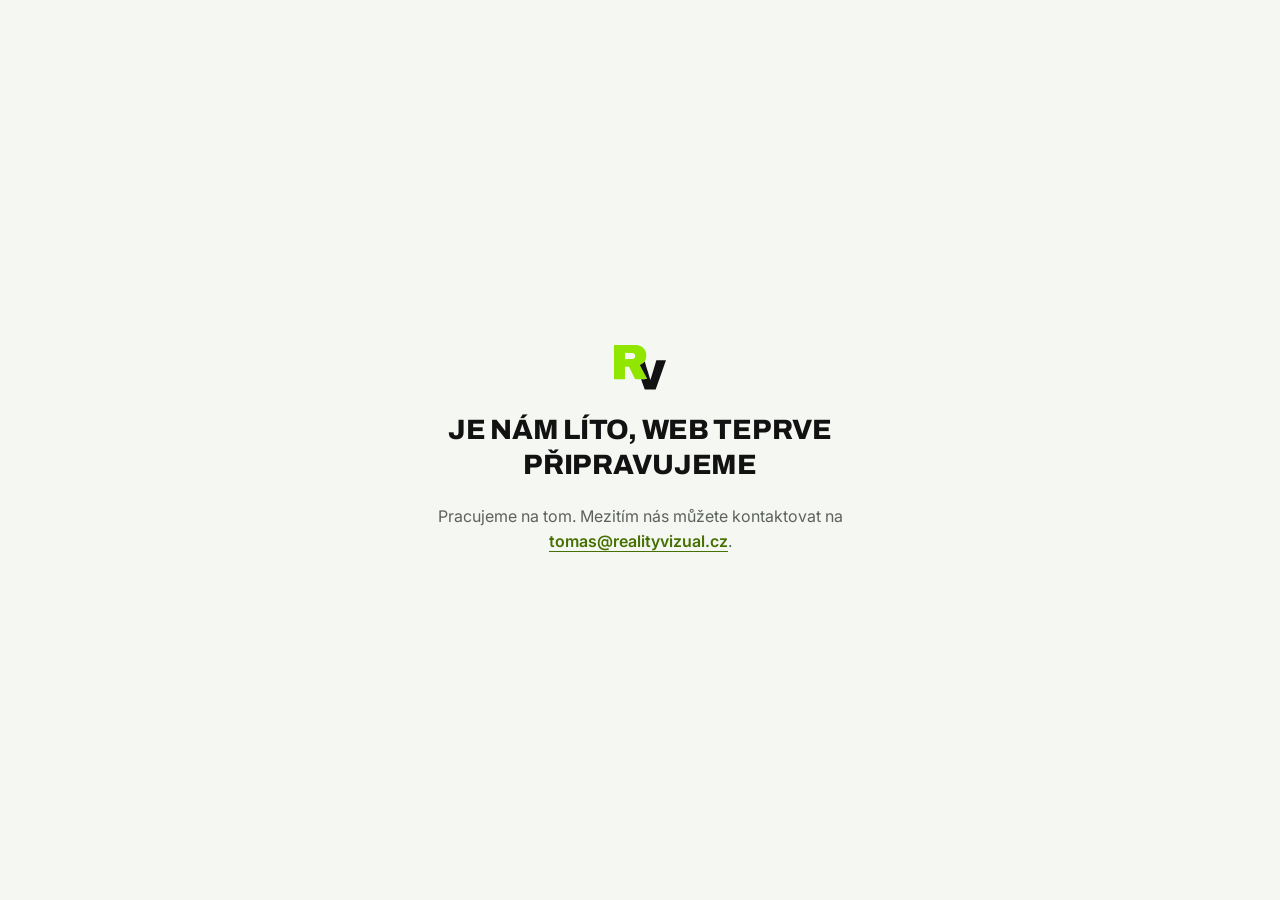
<file: v2/index.html>
<!DOCTYPE html>
<html lang="cs">
<head>
<meta charset="UTF-8">
<meta name="viewport" content="width=device-width, initial-scale=1">
<title>RealityVizual · web připravujeme</title>
<meta name="description" content="Web RealityVizual právě připravujeme. Brzy tu najdete video ze fotek nemovitosti do 48 hodin.">
<meta name="robots" content="noindex">
<meta name="theme-color" content="#F5F7F3" media="(prefers-color-scheme: light)">
<meta name="theme-color" content="#0D0F0C" media="(prefers-color-scheme: dark)">
<link rel="icon" href="assets/favicon.svg" type="image/svg+xml">
<link rel="apple-touch-icon" href="assets/logo.png">
<link rel="preconnect" href="https://fonts.googleapis.com">
<link rel="preconnect" href="https://fonts.gstatic.com" crossorigin>
<link href="https://fonts.googleapis.com/css2?family=Archivo:wght@600;700;800;900&family=Inter:wght@400;500;600&display=swap" rel="stylesheet">
<style>
  :root {
    color-scheme: light;
    --bg: #F5F7F3;
    --fg: #121212;
    --muted: #5E625C;
    --lime: #91E600;
    --lime-ink: #467000;
    --border: #E1E5DB;
    --display: "Archivo", Arial, sans-serif;
    --sans: "Inter", system-ui, -apple-system, "Segoe UI", Roboto, Arial, sans-serif;
  }
  @media (prefers-color-scheme: dark) {
    :root {
      color-scheme: dark;
      --bg: #0D0F0C;
      --fg: #F2F5EE;
      --muted: #A6ADA0;
      --lime-ink: #9BEE18;
      --border: #272C22;
    }
  }
  * { box-sizing: border-box; }
  html, body { margin: 0; padding: 0; }
  body {
    background: var(--bg);
    color: var(--fg);
    font-family: var(--sans);
    min-height: 100svh;
    display: flex;
    align-items: center;
    justify-content: center;
    padding: 24px;
  }
  main {
    max-width: 480px;
    text-align: center;
    display: flex;
    flex-direction: column;
    align-items: center;
    gap: 22px;
  }
  .mark { width: 52px; height: auto; }
  .mark .lm-lime { fill: var(--lime); }
  .mark .lm-ink { fill: var(--fg); }
  h1 {
    font-family: var(--display);
    font-weight: 800;
    text-transform: uppercase;
    letter-spacing: -0.01em;
    font-size: clamp(22px, 5vw, 28px);
    line-height: 1.25;
    margin: 0;
  }
  p {
    color: var(--muted);
    font-size: 16px;
    line-height: 1.6;
    margin: 0;
  }
  a.mail {
    font-family: var(--sans);
    font-weight: 600;
    color: var(--lime-ink);
    text-decoration: none;
    border-bottom: 1px solid currentColor;
  }
  a.mail:hover { opacity: .8; }
</style>
</head>
<body>
<main>
  <svg class="mark" viewBox="0 0 489 419" aria-hidden="true"><path class="lm-lime" d="M226.1 321.0L197.7 320.5L169.5 262.5L141.2 204.5L122.1 204.2L103.0 204.0L103.0 262.5L103.0 321.0L51.5 321.0L0.0 321.0L0.0 160.5L0.0 0.0L100.2 0.0C160.3 0.0 204.8 0.4 211.2 1.0C242.2 4.0 268.5 17.3 284.6 38.2C287.0 41.3 291.0 47.8 293.4 52.7C301.8 69.6 304.5 82.7 303.7 103.1C303.1 121.2 299.6 133.3 290.8 148.5C283.0 161.8 268.7 174.6 252.4 182.5C247.2 185.1 243.0 187.4 243.0 187.7C243.0 188.0 258.8 217.8 278.0 254.0C297.2 290.2 313.0 320.0 313.0 320.4C313.0 321.2 259.6 321.6 226.1 321.0Z M182.1 130.4C187.6 127.8 193.2 122.5 196.2 116.7C198.1 113.2 198.5 110.9 198.5 103.0C198.5 92.1 196.9 88.1 190.3 81.9C181.9 74.0 185.0 74.5 141.8 74.2L103.0 73.9L103.0 103.5L103.0 133.1L140.2 132.8C175.8 132.5 177.7 132.4 182.1 130.4Z"/><path class="lm-ink" d="M272.1 370.5C262.7 343.8 255.0 321.7 255.0 321.5C255.0 321.2 268.1 321.0 284.0 321.0C299.9 321.0 313.0 320.7 313.0 320.4C313.0 320.0 297.2 290.2 278.0 254.0C258.8 217.8 243.0 188.0 243.0 187.7C243.0 187.4 247.2 185.1 252.4 182.5C257.6 180.0 264.7 175.7 268.2 173.1C274.7 168.1 284.8 158.0 286.7 154.5C287.4 153.4 288.1 152.7 288.3 153.0C288.6 153.3 300.6 192.7 315.0 240.5C329.4 288.4 341.4 327.7 341.6 328.0C341.9 328.2 342.4 327.9 342.8 327.3C343.2 326.7 355.9 285.2 371.0 235.1L398.5 144.0L443.6 144.0L488.7 144.0L440.1 281.5L391.6 419.0L340.4 419.0L289.3 419.0L272.1 370.5Z"/></svg>
  <h1>Je nám líto, web teprve připravujeme</h1>
  <p>Pracujeme na tom. Mezitím nás můžete kontaktovat na <a class="mail" href="mailto:tomas@realityvizual.cz">tomas@realityvizual.cz</a>.</p>
</main>
</body>
</html>
</file>
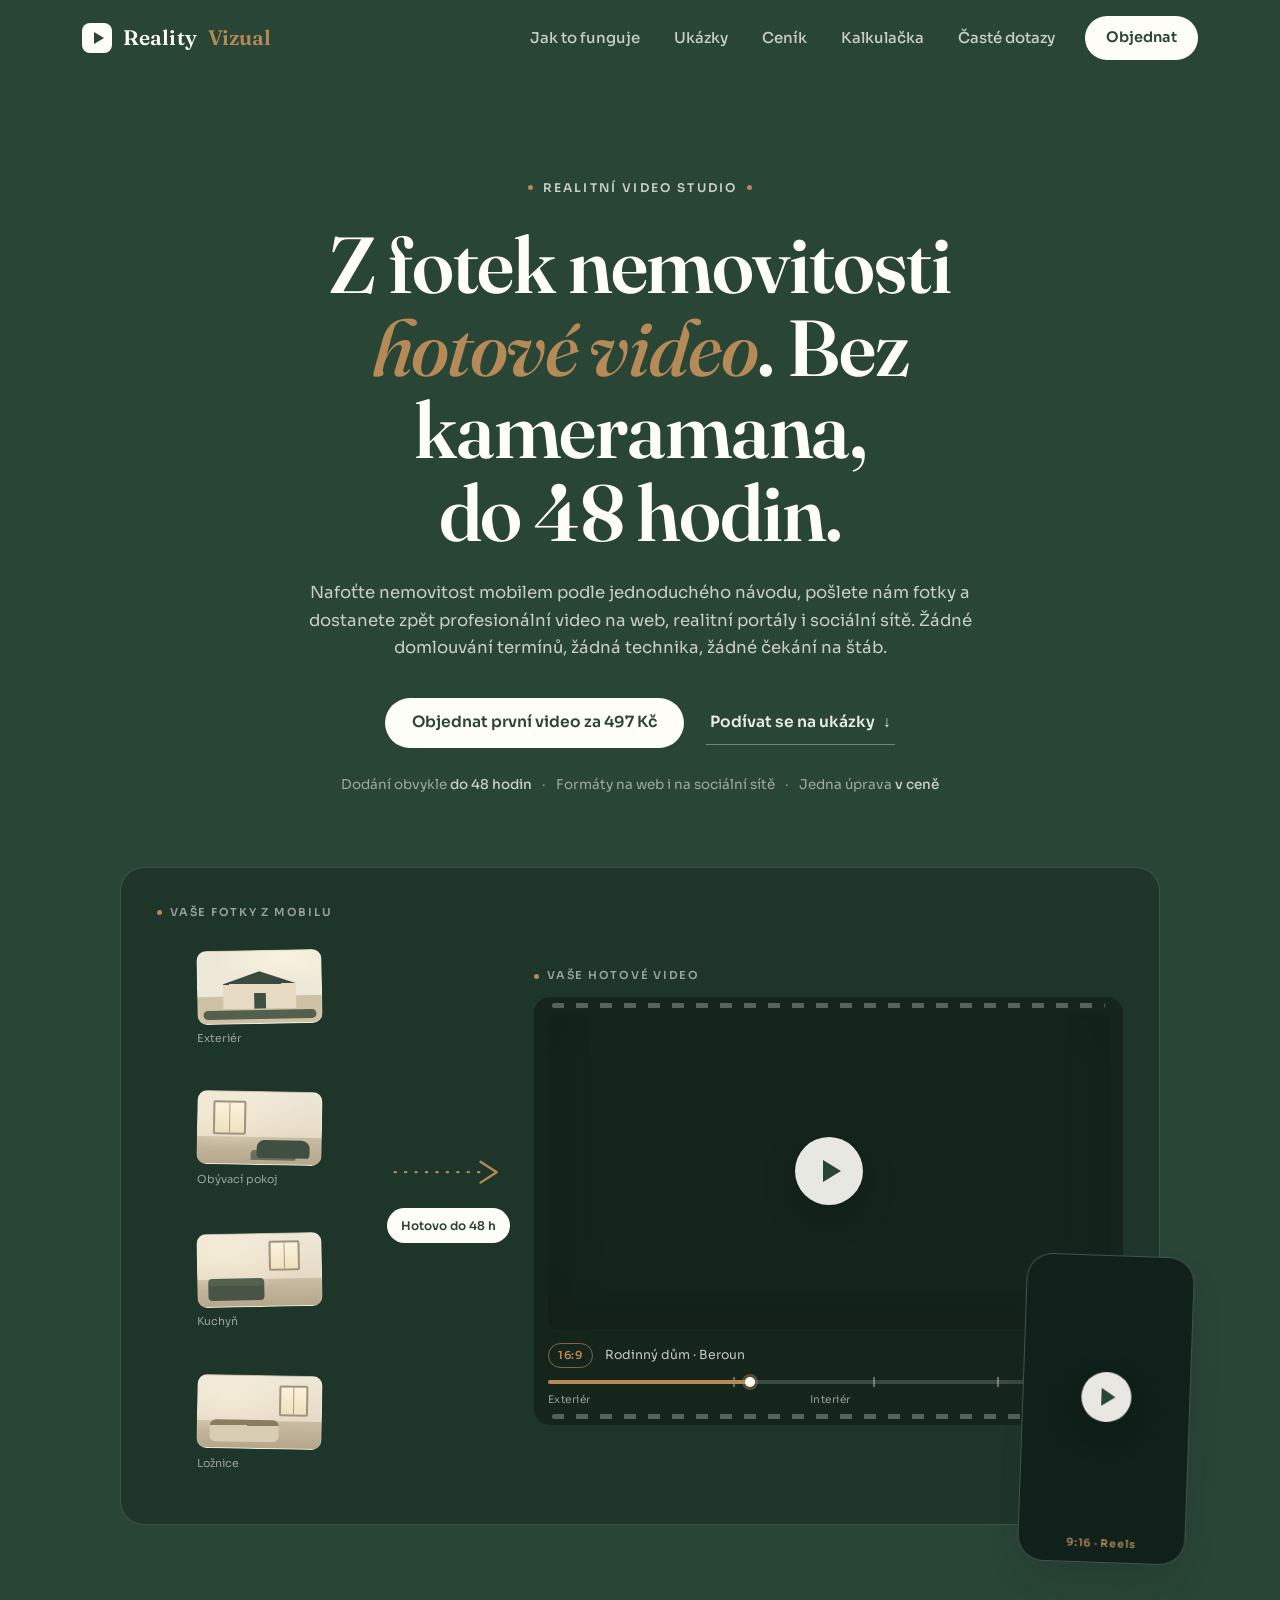
<file: above-the-fold.html>
<!DOCTYPE html>
<html lang="cs" class="no-js">
<head>
<meta charset="UTF-8">
<meta name="viewport" content="width=device-width, initial-scale=1">
<title>RealityVizual — z fotek nemovitosti hotové video do 48 hodin</title>
<meta name="description" content="RealityVizual promění fotky nemovitosti pořízené mobilem v hotové marketingové video na web, realitní portály i sociální sítě. Bez kameramana, obvykle do 48 hodin.">
<meta name="theme-color" content="#294536">
<link rel="icon" href="data:image/svg+xml,%3Csvg%20xmlns='http://www.w3.org/2000/svg'%20viewBox='0%200%2032%2032'%3E%3Crect%20width='32'%20height='32'%20rx='7'%20fill='%23294536'/%3E%3Cpath%20d='M13%2010l9%206-9%206z'%20fill='%23B68A57'/%3E%3C/svg%3E">
<script>document.documentElement.className = document.documentElement.className.replace('no-js', 'js');</script>
<link rel="preconnect" href="https://fonts.googleapis.com">
<link rel="preconnect" href="https://fonts.gstatic.com" crossorigin>
<link href="https://fonts.googleapis.com/css2?family=Fraunces:ital,opsz,wght@0,9..144,500;0,9..144,600;1,9..144,500&family=Sora:wght@400;500;600;700&display=swap" rel="stylesheet">
<style>
/* ============================================================
   RealityVizual — above the fold (hlavička + hero)
   Paleta: warm ivory + forest green + pískově zlatý akcent
   Fonty: Fraunces (display) + Sora (text/UI)
   ============================================================ */

:root {
  --bg: #F5F2EA;
  --surface: #E9E3D7;
  --primary: #294536;
  --primary-hover: #1E3529;
  --ink: #1D2621;
  --muted: #5E6862;
  --muted-soft: #69736C;
  --accent: #B68A57;
  --accent-ink: #9C7342;
  --border: #D4CDC0;
  --light: #FFFDF8;

  --cream-90: rgba(255, 253, 248, 0.9);
  --cream-75: rgba(255, 253, 248, 0.75);
  --cream-55: rgba(255, 253, 248, 0.55);
  --cream-line: rgba(255, 253, 248, 0.14);

  --font-display: "Fraunces", "Georgia", serif;
  --font-body: "Sora", -apple-system, "Segoe UI", Arial, sans-serif;

  --fs-display: clamp(44px, 6.2vw, 84px);
  --fs-lead: clamp(16.5px, 1.3vw, 19px);

  --r-lg: 24px;
  --r-md: 16px;
  --r-sm: 10px;

  --wrap: 1180px;
  --shadow-float: 0 18px 40px -18px rgba(24, 36, 28, 0.45);
}

* { box-sizing: border-box; }

html { color-scheme: light; scroll-behavior: smooth; }

body {
  margin: 0;
  background: var(--bg);
  color: var(--ink);
  font-family: var(--font-body);
  font-size: 16px;
  line-height: 1.6;
  -webkit-font-smoothing: antialiased;
  overflow-x: clip;
}

img, svg { max-width: 100%; display: block; }
h1 { margin: 0; }
p { margin: 0 0 1em; }
p:last-child { margin-bottom: 0; }
a { color: inherit; }

::selection { background: var(--accent); color: var(--ink); }

:focus-visible {
  outline: 2px solid var(--accent-ink);
  outline-offset: 3px;
  border-radius: 4px;
}

.wrap {
  max-width: var(--wrap);
  margin-inline: auto;
  padding-inline: clamp(20px, 4vw, 32px);
}

.skip-link {
  position: absolute;
  left: 16px;
  top: -64px;
  z-index: 100;
  background: var(--light);
  color: var(--primary);
  font-weight: 600;
  padding: 12px 20px;
  border-radius: 0 0 12px 12px;
  text-decoration: none;
  transition: top 0.2s ease;
}
.skip-link:focus-visible { top: 0; }

/* ---------- tlačítka ---------- */

.btn {
  display: inline-flex;
  align-items: center;
  justify-content: center;
  gap: 10px;
  min-height: 50px;
  padding: 14px 26px;
  border: 1px solid transparent;
  border-radius: 999px;
  font-family: var(--font-body);
  font-size: 15.5px;
  font-weight: 600;
  line-height: 1.2;
  text-decoration: none;
  cursor: pointer;
  transition: background-color 0.2s ease, color 0.2s ease, transform 0.2s ease, border-color 0.2s ease;
}
.btn:hover { transform: translateY(-1px); }
.btn:active { transform: translateY(0); }
.btn-light { background: var(--light); color: var(--primary); }
.btn-light:hover { background: #ffffff; }
.btn-sm { min-height: 44px; padding: 10px 20px; font-size: 14.5px; }

/* ---------- hlavička ---------- */

.site-head {
  position: sticky;
  top: 0;
  z-index: 60;
  background: var(--primary);
  transition: box-shadow 0.25s ease;
}
.site-head.scrolled { box-shadow: 0 1px 0 var(--cream-line), 0 12px 32px -12px rgba(15, 24, 19, 0.5); }

.site-head .wrap {
  display: flex;
  align-items: center;
  gap: 28px;
  height: 76px;
}

.brand {
  display: inline-flex;
  align-items: center;
  gap: 11px;
  text-decoration: none;
  font-family: var(--font-display);
  font-weight: 600;
  font-size: 21px;
  letter-spacing: 0.005em;
  color: var(--light);
}
.brand-mark {
  width: 30px;
  height: 30px;
  border-radius: 8px;
  background: var(--light);
  display: grid;
  place-items: center;
  flex: none;
}
.brand-mark::before {
  content: "";
  width: 0;
  height: 0;
  border-left: 10px solid var(--primary);
  border-block: 6.5px solid transparent;
  margin-left: 3px;
}
.brand em { font-style: normal; color: var(--accent); }

.main-nav { display: flex; gap: 30px; margin-left: auto; }
.main-nav a {
  color: var(--cream-75);
  text-decoration: none;
  font-size: 15px;
  font-weight: 500;
  padding: 10px 2px;
  transition: color 0.2s ease;
}
.main-nav a:hover { color: var(--light); }

.head-cta { flex: none; }

.nav-toggle {
  display: none;
  margin-left: auto;
  width: 46px;
  height: 46px;
  border: 1px solid rgba(255, 253, 248, 0.35);
  border-radius: 12px;
  background: transparent;
  cursor: pointer;
  position: relative;
}
.nav-toggle span {
  position: absolute;
  left: 12px;
  right: 12px;
  height: 2px;
  background: var(--light);
  border-radius: 2px;
  transition: transform 0.25s ease, opacity 0.25s ease, top 0.25s ease;
}
.nav-toggle span:nth-child(1) { top: 17px; }
.nav-toggle span:nth-child(2) { top: 26px; }
body.menu-open .nav-toggle span:nth-child(1) { top: 21px; transform: rotate(45deg); }
body.menu-open .nav-toggle span:nth-child(2) { top: 21px; transform: rotate(-45deg); }

.mobile-menu {
  display: none;
  position: fixed;
  inset: 76px 0 0;
  z-index: 55;
  background: var(--primary);
  padding: 40px clamp(20px, 6vw, 32px);
  flex-direction: column;
  gap: 8px;
}
body.menu-open .mobile-menu { display: flex; }
body.menu-open { overflow: hidden; }
.mobile-menu a:not(.btn) {
  color: var(--light);
  text-decoration: none;
  font-family: var(--font-display);
  font-weight: 500;
  font-size: 32px;
  padding: 14px 0;
  border-bottom: 1px solid var(--cream-line);
}
.mobile-menu .btn { margin-top: 28px; align-self: flex-start; }
.mobile-menu .mm-note { margin-top: auto; color: var(--cream-55); font-size: 13px; }

/* ---------- hero ---------- */

.hero {
  background: var(--primary);
  color: var(--light);
  padding: clamp(56px, 8vw, 96px) 0 clamp(64px, 8vw, 110px);
  overflow: clip;
}
.hero-inner { text-align: center; }

.hero-kicker {
  display: inline-flex;
  align-items: center;
  gap: 10px;
  font-size: 12px;
  font-weight: 600;
  letter-spacing: 0.18em;
  text-transform: uppercase;
  color: var(--cream-75);
  margin-bottom: 26px;
}
.hero-kicker::before,
.hero-kicker::after {
  content: "";
  width: 5px;
  height: 5px;
  border-radius: 50%;
  background: var(--accent);
}

.hero h1 {
  font-family: var(--font-display);
  font-optical-sizing: auto;
  font-weight: 600;
  font-size: var(--fs-display);
  line-height: 1.04;
  letter-spacing: -0.015em;
  max-width: 15ch;
  margin-inline: auto;
  text-wrap: balance;
}
.hero h1 .gold { font-style: italic; font-weight: 500; color: var(--accent); }

.hero-lead {
  max-width: 62ch;
  margin: 26px auto 0;
  font-size: var(--fs-lead);
  line-height: 1.65;
  color: var(--cream-75);
}

.hero-actions {
  display: flex;
  flex-wrap: wrap;
  justify-content: center;
  align-items: center;
  gap: 14px 22px;
  margin-top: 36px;
}
.link-arrow {
  display: inline-flex;
  align-items: center;
  gap: 8px;
  min-height: 44px;
  padding: 8px 4px;
  color: var(--cream-90);
  font-weight: 600;
  font-size: 15.5px;
  text-decoration: none;
  border-bottom: 1px solid rgba(255, 253, 248, 0.35);
  transition: color 0.2s ease, border-color 0.2s ease;
}
.link-arrow:hover { color: var(--accent); border-color: var(--accent); }

.hero-trust { margin: 26px auto 0; font-size: 13.5px; color: var(--cream-55); }
.hero-trust b { color: var(--cream-75); font-weight: 500; }
.hero-trust .dot { margin-inline: 10px; color: var(--accent); }

/* --- studio mockup: fotky -> film --- */

.studio { position: relative; max-width: 1040px; margin: clamp(48px, 6vw, 72px) auto 0; }

.studio-board {
  background: var(--primary-hover);
  border: 1px solid var(--cream-line);
  border-radius: var(--r-lg);
  padding: clamp(22px, 3.4vw, 36px);
  display: grid;
  grid-template-columns: 205px 116px minmax(0, 1fr);
  gap: clamp(18px, 2.5vw, 28px);
  align-items: center;
}

.studio-label {
  display: flex;
  align-items: center;
  gap: 8px;
  margin: 0 0 12px;
  font-size: 11px;
  font-weight: 600;
  letter-spacing: 0.16em;
  text-transform: uppercase;
  color: var(--cream-55);
}
.studio-label::before { content: ""; width: 5px; height: 5px; border-radius: 50%; background: var(--accent); }

.shots { display: grid; gap: 12px; }
.shot { text-align: left; }
.shot .scene { height: 74px; border-radius: var(--r-sm); border: 1px solid var(--cream-line); }
.shot:nth-child(odd) .scene { transform: rotate(-1.1deg); }
.shot:nth-child(even) .scene { transform: rotate(1deg); }
.shot figcaption { margin-top: 6px; font-size: 11px; color: var(--cream-55); }

.studio-flow { display: flex; flex-direction: column; align-items: center; gap: 12px; }
.flow-arrow { width: 100%; height: auto; color: var(--accent); }
.flow-chip {
  background: var(--light);
  color: var(--primary);
  font-size: 12px;
  font-weight: 600;
  padding: 8px 14px;
  border-radius: 999px;
  white-space: nowrap;
  box-shadow: var(--shadow-float);
}

.film { background: #15251C; border-radius: var(--r-md); padding: 16px 14px; position: relative; }
.film::before,
.film::after {
  content: "";
  position: absolute;
  left: 18px;
  right: 18px;
  height: 5px;
  border-radius: 3px;
  background: repeating-linear-gradient(90deg, rgba(255, 253, 248, 0.28) 0 12px, transparent 12px 24px);
}
.film::before { top: 6px; }
.film::after { bottom: 6px; }

.screen { position: relative; aspect-ratio: 16 / 9; border-radius: 9px; overflow: hidden; }
.screen::after {
  content: "";
  position: absolute;
  inset: 0;
  box-shadow: inset 0 -46px 60px -30px rgba(16, 26, 20, 0.55), inset 0 20px 50px -30px rgba(16, 26, 20, 0.3);
  pointer-events: none;
}

.play {
  position: absolute;
  inset: 0;
  margin: auto;
  width: 68px;
  height: 68px;
  border-radius: 50%;
  background: var(--cream-90);
  box-shadow: 0 12px 30px rgba(12, 22, 16, 0.4);
  z-index: 2;
}
.play::before {
  content: "";
  position: absolute;
  inset: 0;
  margin: auto;
  width: 0;
  height: 0;
  border-left: 18px solid var(--primary);
  border-block: 11px solid transparent;
  translate: 3px 0;
}
.play-sm { width: 50px; height: 50px; }
.play-sm::before { border-left-width: 14px; border-block-width: 9px; translate: 2px 0; }

.player-info { display: flex; align-items: center; gap: 12px; margin-top: 14px; font-size: 12.5px; color: var(--cream-75); }
.player-info .time { margin-left: auto; color: var(--cream-55); font-variant-numeric: tabular-nums; }
.format-chip {
  border: 1px solid rgba(182, 138, 87, 0.65);
  color: var(--accent);
  font-size: 11px;
  font-weight: 600;
  letter-spacing: 0.06em;
  padding: 3px 9px;
  border-radius: 999px;
  white-space: nowrap;
}

.prog { position: relative; height: 4px; margin-top: 12px; border-radius: 2px; background: rgba(255, 253, 248, 0.16); }
.prog i { position: absolute; top: -3px; width: 2px; height: 10px; background: rgba(255, 253, 248, 0.35); }
.prog-fill {
  position: absolute;
  inset: 0 auto 0 0;
  width: 36%;
  border-radius: 2px;
  background: var(--accent);
  animation: playhead 16s linear infinite;
}
.prog-fill::after {
  content: "";
  position: absolute;
  right: -5px;
  top: 50%;
  translate: 0 -50%;
  width: 10px;
  height: 10px;
  border-radius: 50%;
  background: var(--light);
  box-shadow: 0 0 0 3px rgba(182, 138, 87, 0.4);
}
@keyframes playhead { from { width: 4%; } to { width: 96%; } }

.chapters { display: flex; justify-content: space-between; margin-top: 8px; font-size: 10.5px; letter-spacing: 0.04em; color: var(--cream-55); }

.phone {
  position: absolute;
  right: -30px;
  bottom: -38px;
  width: 168px;
  background: #10201A;
  border: 1px solid rgba(255, 253, 248, 0.22);
  border-radius: 26px;
  padding: 9px;
  box-shadow: var(--shadow-float);
  transform: rotate(2deg);
  z-index: 3;
}
.phone-screen { position: relative; aspect-ratio: 9 / 16; border-radius: 18px; overflow: hidden; }
.phone-tag { margin-top: 8px; text-align: center; font-size: 10.5px; font-weight: 600; letter-spacing: 0.08em; color: var(--accent); }

/* ---------- CSS "interiéry" ---------- */

.scene {
  position: relative;
  overflow: hidden;
  background:
    radial-gradient(120% 90% at 24% 30%, rgba(252, 244, 220, 0.5), transparent 55%),
    linear-gradient(180deg, #EFE8D8 0%, #E5DAC5 63%, #C9BCA2 63%, #B4A78C 100%);
}
.scene::before {
  content: "";
  position: absolute;
  left: 12%;
  top: 12%;
  width: 24%;
  height: 42%;
  border: 2px solid #A2947A;
  border-radius: 2px;
  background:
    linear-gradient(90deg, transparent 47%, rgba(162, 148, 122, 0.9) 47% 53%, transparent 53%),
    linear-gradient(180deg, #FBF3DE, #EFE1BE);
}
.scene::after {
  content: "";
  position: absolute;
  left: 48%;
  right: 9%;
  bottom: 9%;
  height: 25%;
  border-radius: 8px 8px 4px 4px;
  background: #3F4F41;
  box-shadow: -10px 6px 0 -4px rgba(46, 58, 48, 0.55);
}

.scene--kuchyn::before { left: 58%; width: 22%; top: 10%; height: 36%; }
.scene--kuchyn::after {
  left: 8%;
  right: 46%;
  height: 30%;
  border-radius: 4px;
  background: linear-gradient(180deg, #56604F 0 34%, #4A5446 34% 100%);
  box-shadow: none;
}

.scene--loznice::before { left: 66%; width: 20%; height: 38%; }
.scene--loznice::after {
  left: 10%;
  right: 34%;
  height: 30%;
  border-radius: 6px;
  background: linear-gradient(180deg, #8C7C60 0 26%, #D9CDB4 26% 100%);
  box-shadow: none;
}

.scene--exterier {
  background:
    radial-gradient(100% 70% at 70% 10%, rgba(252, 246, 226, 0.7), transparent 55%),
    linear-gradient(180deg, #EDE8D8 0 62%, #CEC2A6 62% 100%);
}
.scene--exterier::before {
  left: 20%;
  right: 20%;
  width: auto;
  top: auto;
  bottom: 20%;
  height: 52%;
  border: none;
  border-radius: 0;
  clip-path: polygon(0 34%, 50% 0, 100% 34%, 100% 100%, 0 100%);
  background:
    linear-gradient(#3E4E40, #3E4E40) 50% 100% / 16% 42% no-repeat,
    linear-gradient(180deg, #3A4A3E 0 34%, #E6DBC2 34% 100%);
}
.scene--exterier::after {
  left: 4%;
  right: 4%;
  bottom: 6%;
  height: 12%;
  border-radius: 999px;
  background: #52604D;
  box-shadow: none;
}

/* ---------- vstupní animace ---------- */

.js .hero-inner > * { animation: rise 0.8s cubic-bezier(0.2, 0.6, 0.2, 1) both; }
.js .hero-inner > *:nth-child(2) { animation-delay: 0.07s; }
.js .hero-inner > *:nth-child(3) { animation-delay: 0.14s; }
.js .hero-inner > *:nth-child(4) { animation-delay: 0.21s; }
.js .hero-inner > *:nth-child(5) { animation-delay: 0.28s; }
.js .studio { animation: rise 0.9s 0.3s cubic-bezier(0.2, 0.6, 0.2, 1) both; }
@keyframes rise {
  from { opacity: 0; transform: translateY(26px); }
  to { opacity: 1; transform: none; }
}

/* ---------- responzivita ---------- */

@media (max-width: 1080px) {
  .phone { right: 6px; bottom: -30px; width: 148px; }
}

@media (max-width: 960px) {
  .main-nav, .head-cta { display: none; }
  .nav-toggle { display: block; }
}

@media (max-width: 860px) {
  .studio-board { grid-template-columns: 1fr; gap: 22px; }
  .shots { grid-template-columns: repeat(4, 1fr); gap: 10px; }
  .shot .scene { height: 64px; }
  .shot figcaption { font-size: 10px; }
  .studio-flow { flex-direction: row; justify-content: center; }
  .flow-arrow { display: none; }
  .phone { display: none; }
}

@media (max-width: 560px) {
  .shots { grid-template-columns: repeat(2, 1fr); }
  .shot .scene { height: 76px; }
  .hero-actions .btn { width: 100%; }
}

@media (prefers-reduced-motion: reduce) {
  html { scroll-behavior: auto; }
  *, *::before, *::after {
    animation-duration: 0.001s !important;
    animation-iteration-count: 1 !important;
    transition-duration: 0.001s !important;
  }
  .prog-fill { animation: none; width: 36%; }
}
</style>
</head>
<body>

<a href="#hero" class="skip-link">Přeskočit na obsah</a>

<!-- ======================= HLAVIČKA ======================= -->
<header class="site-head" id="top">
  <div class="wrap">
    <a href="#top" class="brand" aria-label="RealityVizual — domů">
      <span class="brand-mark" aria-hidden="true"></span>
      Reality<em>Vizual</em>
    </a>
    <nav class="main-nav" aria-label="Hlavní navigace">
      <a href="#jak-to-funguje">Jak to funguje</a>
      <a href="#ukazky">Ukázky</a>
      <a href="#cenik">Ceník</a>
      <a href="#kalkulacka">Kalkulačka</a>
      <a href="#faq">Časté dotazy</a>
    </nav>
    <a href="#cenik" class="btn btn-light btn-sm head-cta">Objednat</a>
    <button class="nav-toggle" aria-label="Otevřít menu" aria-expanded="false" aria-controls="mobile-menu">
      <span></span><span></span>
    </button>
  </div>
</header>

<div class="mobile-menu" id="mobile-menu">
  <a href="#jak-to-funguje">Jak to funguje</a>
  <a href="#ukazky">Ukázky</a>
  <a href="#cenik">Ceník</a>
  <a href="#kalkulacka">Kalkulačka</a>
  <a href="#faq">Časté dotazy</a>
  <a href="#kontakt" class="btn btn-light">Objednat první video</a>
  <p class="mm-note">Dodání obvykle do 48 hodin.</p>
</div>

<!-- ======================= HERO (above the fold) ======================= -->
<section class="hero" id="hero">
  <div class="wrap">
    <div class="hero-inner">
      <span class="hero-kicker">Realitní video studio</span>
      <h1>Z fotek nemovitosti <em class="gold">hotové video</em>. Bez kameramana, do 48 hodin.</h1>
      <p class="hero-lead">Nafoťte nemovitost mobilem podle jednoduchého návodu, pošlete nám fotky a dostanete zpět profesionální video na web, realitní portály i sociální sítě. Žádné domlouvání termínů, žádná technika, žádné čekání na štáb.</p>
      <div class="hero-actions">
        <a href="#kontakt" class="btn btn-light">Objednat první video za 497 Kč</a>
        <a href="#ukazky" class="link-arrow">Podívat se na ukázky <span aria-hidden="true">↓</span></a>
      </div>
      <p class="hero-trust">Dodání obvykle <b>do 48 hodin</b><span class="dot" aria-hidden="true">·</span>Formáty na web i na sociální sítě<span class="dot" aria-hidden="true">·</span>Jedna úprava <b>v ceně</b></p>

      <!-- Signature: fotky -> film -->
      <div class="studio">
        <div class="studio-board">
          <div class="studio-col">
            <p class="studio-label">Vaše fotky z mobilu</p>
            <div class="shots">
              <figure class="shot"><div class="scene scene--exterier" aria-hidden="true"></div><figcaption>Exteriér</figcaption></figure>
              <figure class="shot"><div class="scene" aria-hidden="true"></div><figcaption>Obývací pokoj</figcaption></figure>
              <figure class="shot"><div class="scene scene--kuchyn" aria-hidden="true"></div><figcaption>Kuchyň</figcaption></figure>
              <figure class="shot"><div class="scene scene--loznice" aria-hidden="true"></div><figcaption>Ložnice</figcaption></figure>
            </div>
          </div>

          <div class="studio-flow" aria-hidden="true">
            <svg class="flow-arrow" viewBox="0 0 100 40" fill="none">
              <path d="M4 20 H84" stroke="currentColor" stroke-width="2" stroke-dasharray="1 8" stroke-linecap="round"/>
              <path d="M78 11 L92 20 L78 29" stroke="currentColor" stroke-width="2" stroke-linecap="round" stroke-linejoin="round"/>
            </svg>
            <span class="flow-chip">Hotovo do 48 h</span>
          </div>

          <div class="studio-col">
            <p class="studio-label">Vaše hotové video</p>
            <div class="film">
              <div class="screen">
                <div class="scene" aria-hidden="true"></div>
                <span class="play" aria-hidden="true"></span>
              </div>
              <div class="player-info">
                <span class="format-chip">16:9</span>
                <span>Rodinný dům · Beroun</span>
                <span class="time">0:24</span>
              </div>
              <div class="prog" aria-hidden="true">
                <i style="left:33%"></i><i style="left:58%"></i><i style="left:80%"></i>
                <span class="prog-fill"></span>
              </div>
              <div class="chapters" aria-hidden="true">
                <span>Exteriér</span><span>Interiér</span><span>Detaily</span>
              </div>
            </div>
          </div>
        </div>

        <div class="phone" aria-hidden="true">
          <div class="phone-screen">
            <div class="scene scene--kuchyn"></div>
            <span class="play play-sm"></span>
          </div>
          <p class="phone-tag">9:16 · Reels</p>
        </div>
      </div>
    </div>
  </div>
</section>

<script>
(function () {
  "use strict";
  // sticky hlavička: stín po odscrollování
  var head = document.querySelector(".site-head");
  var onScroll = function () { if (head) head.classList.toggle("scrolled", window.scrollY > 8); };
  onScroll();
  window.addEventListener("scroll", onScroll, { passive: true });

  // mobilní menu
  var toggle = document.querySelector(".nav-toggle");
  var menu = document.getElementById("mobile-menu");
  function setMenu(open) {
    document.body.classList.toggle("menu-open", open);
    if (toggle) {
      toggle.setAttribute("aria-expanded", open ? "true" : "false");
      toggle.setAttribute("aria-label", open ? "Zavřít menu" : "Otevřít menu");
    }
  }
  if (toggle && menu) {
    toggle.addEventListener("click", function () { setMenu(!document.body.classList.contains("menu-open")); });
    menu.addEventListener("click", function (e) { if (e.target.closest("a")) setMenu(false); });
    document.addEventListener("keydown", function (e) { if (e.key === "Escape") setMenu(false); });
    window.addEventListener("resize", function () { if (window.innerWidth > 960) setMenu(false); });
  }
})();
</script>
</body>
</html>
</file>
<file: styles.css>
/* ============================================================
   RealityVizual — styly
   Paleta: warm ivory + forest green + pískově zlatý akcent
   Fonty: Fraunces (display) + Sora (text/UI)
   ============================================================ */

:root {
  --bg: #F5F2EA;
  --surface: #E9E3D7;
  --primary: #294536;
  --primary-hover: #1E3529;
  --ink: #1D2621;
  /* #69736C ztmaveno na AA kontrast pro drobný text na ivory */
  --muted: #5E6862;
  --muted-soft: #69736C;
  --accent: #B68A57;
  /* tmavší zlatá pro text/čísla na světlém pozadí (kontrast) */
  --accent-ink: #9C7342;
  --border: #D4CDC0;
  --light: #FFFDF8;

  --cream-90: rgba(255, 253, 248, 0.9);
  --cream-75: rgba(255, 253, 248, 0.75);
  --cream-55: rgba(255, 253, 248, 0.55);
  --cream-line: rgba(255, 253, 248, 0.14);

  --font-display: "Fraunces", "Georgia", serif;
  --font-body: "Sora", -apple-system, "Segoe UI", Arial, sans-serif;

  --fs-display: clamp(44px, 6.2vw, 84px);
  --fs-h2: clamp(32px, 4vw, 54px);
  --fs-h3: clamp(21px, 2vw, 26px);
  --fs-lead: clamp(16.5px, 1.3vw, 19px);

  --r-lg: 24px;
  --r-md: 16px;
  --r-sm: 10px;

  --wrap: 1180px;
  --shadow-float: 0 18px 40px -18px rgba(24, 36, 28, 0.45);
}

* { box-sizing: border-box; }

html {
  color-scheme: light;
  scroll-behavior: smooth;
}

body {
  margin: 0;
  background: var(--bg);
  color: var(--ink);
  font-family: var(--font-body);
  font-size: 16px;
  line-height: 1.6;
  -webkit-font-smoothing: antialiased;
  overflow-x: clip;
}

img, svg { max-width: 100%; display: block; }

h1, h2, h3 { margin: 0; }
p { margin: 0 0 1em; }
p:last-child { margin-bottom: 0; }

a { color: inherit; }

::selection { background: var(--accent); color: var(--ink); }

:focus-visible {
  outline: 2px solid var(--accent-ink);
  outline-offset: 3px;
  border-radius: 4px;
}

.wrap {
  max-width: var(--wrap);
  margin-inline: auto;
  padding-inline: clamp(20px, 4vw, 32px);
}

.section { padding-block: clamp(72px, 9vw, 120px); }
.surface-band { background: var(--surface); }

section[id] { scroll-margin-top: 96px; }

/* ---------- typografie ---------- */

.eyebrow {
  display: inline-flex;
  align-items: center;
  gap: 12px;
  margin: 0 0 18px;
  font-size: 12px;
  font-weight: 600;
  letter-spacing: 0.16em;
  text-transform: uppercase;
  color: var(--primary);
}
.eyebrow::before {
  content: "";
  width: 28px;
  height: 2px;
  background: var(--accent);
  flex: none;
}
.on-dark .eyebrow { color: var(--cream-90); }

.h2 {
  font-family: var(--font-display);
  font-optical-sizing: auto;
  font-weight: 600;
  font-size: var(--fs-h2);
  line-height: 1.08;
  letter-spacing: -0.01em;
  text-wrap: balance;
}

.lead {
  font-size: var(--fs-lead);
  color: var(--muted);
  max-width: 56ch;
}

.sec-head { max-width: 640px; margin-bottom: clamp(36px, 5vw, 56px); }
.sec-head .lead { margin-top: 18px; }

/* ---------- tlačítka ---------- */

.btn {
  display: inline-flex;
  align-items: center;
  justify-content: center;
  gap: 10px;
  min-height: 50px;
  padding: 14px 26px;
  border: 1px solid transparent;
  border-radius: 999px;
  font-family: var(--font-body);
  font-size: 15.5px;
  font-weight: 600;
  line-height: 1.2;
  text-decoration: none;
  cursor: pointer;
  transition: background-color 0.2s ease, color 0.2s ease, transform 0.2s ease, border-color 0.2s ease;
}
.btn:hover { transform: translateY(-1px); }
.btn:active { transform: translateY(0); }

.btn-primary { background: var(--primary); color: var(--light); }
.btn-primary:hover { background: var(--primary-hover); }

.btn-light { background: var(--light); color: var(--primary); }
.btn-light:hover { background: #ffffff; }

.btn-ghost {
  background: transparent;
  color: var(--light);
  border-color: rgba(255, 253, 248, 0.4);
}
.btn-ghost:hover { background: rgba(255, 253, 248, 0.08); }

.btn-sm { min-height: 44px; padding: 10px 20px; font-size: 14.5px; }

/* ---------- hlavička ---------- */

.site-head {
  position: sticky;
  top: 0;
  z-index: 60;
  background: var(--primary);
  transition: box-shadow 0.25s ease;
}
.site-head.scrolled { box-shadow: 0 1px 0 var(--cream-line), 0 12px 32px -12px rgba(15, 24, 19, 0.5); }

.site-head .wrap {
  display: flex;
  align-items: center;
  gap: 28px;
  height: 76px;
}

.brand {
  display: inline-flex;
  align-items: center;
  gap: 11px;
  text-decoration: none;
  font-family: var(--font-display);
  font-weight: 600;
  font-size: 21px;
  letter-spacing: 0.005em;
  color: var(--light);
}
.brand-mark {
  width: 30px;
  height: 30px;
  border-radius: 8px;
  background: var(--light);
  display: grid;
  place-items: center;
  flex: none;
}
.brand-mark::before {
  content: "";
  width: 0;
  height: 0;
  border-left: 10px solid var(--primary);
  border-block: 6.5px solid transparent;
  margin-left: 3px;
}
.brand em { font-style: normal; color: var(--accent); }

.main-nav {
  display: flex;
  gap: 30px;
  margin-left: auto;
}
.main-nav a {
  color: var(--cream-75);
  text-decoration: none;
  font-size: 15px;
  font-weight: 500;
  padding: 10px 2px;
  transition: color 0.2s ease;
}
.main-nav a:hover { color: var(--light); }

.head-cta { flex: none; }

.nav-toggle {
  display: none;
  margin-left: auto;
  width: 46px;
  height: 46px;
  border: 1px solid rgba(255, 253, 248, 0.35);
  border-radius: 12px;
  background: transparent;
  cursor: pointer;
  position: relative;
}
.nav-toggle span {
  position: absolute;
  left: 12px;
  right: 12px;
  height: 2px;
  background: var(--light);
  border-radius: 2px;
  transition: transform 0.25s ease, opacity 0.25s ease, top 0.25s ease;
}
.nav-toggle span:nth-child(1) { top: 17px; }
.nav-toggle span:nth-child(2) { top: 26px; }
body.menu-open .nav-toggle span:nth-child(1) { top: 21px; transform: rotate(45deg); }
body.menu-open .nav-toggle span:nth-child(2) { top: 21px; transform: rotate(-45deg); }

.mobile-menu {
  display: none;
  position: fixed;
  inset: 76px 0 0;
  z-index: 55;
  background: var(--primary);
  padding: 40px clamp(20px, 6vw, 32px);
  flex-direction: column;
  gap: 8px;
}
body.menu-open .mobile-menu { display: flex; }
body.menu-open { overflow: hidden; }
.mobile-menu a:not(.btn) {
  color: var(--light);
  text-decoration: none;
  font-family: var(--font-display);
  font-weight: 500;
  font-size: 32px;
  padding: 14px 0;
  border-bottom: 1px solid var(--cream-line);
}
.mobile-menu .btn { margin-top: 28px; align-self: flex-start; }
.mobile-menu .mm-note { margin-top: auto; color: var(--cream-55); font-size: 13px; }

/* ---------- hero ---------- */

.hero {
  background: var(--primary);
  color: var(--light);
  padding: clamp(56px, 8vw, 96px) 0 clamp(64px, 8vw, 110px);
  overflow: clip;
}
.hero-inner { text-align: center; }

.hero-kicker {
  display: inline-flex;
  align-items: center;
  gap: 10px;
  font-size: 12px;
  font-weight: 600;
  letter-spacing: 0.18em;
  text-transform: uppercase;
  color: var(--cream-75);
  margin-bottom: 26px;
}
.hero-kicker::before,
.hero-kicker::after {
  content: "";
  width: 5px;
  height: 5px;
  border-radius: 50%;
  background: var(--accent);
}

.hero h1 {
  font-family: var(--font-display);
  font-optical-sizing: auto;
  font-weight: 600;
  font-size: var(--fs-display);
  line-height: 1.04;
  letter-spacing: -0.015em;
  max-width: 15ch;
  margin-inline: auto;
  text-wrap: balance;
}
.hero h1 .gold {
  font-style: italic;
  font-weight: 500;
  color: var(--accent);
}

.hero-lead {
  max-width: 62ch;
  margin: 26px auto 0;
  font-size: var(--fs-lead);
  line-height: 1.65;
  color: var(--cream-75);
}

.hero-actions {
  display: flex;
  flex-wrap: wrap;
  justify-content: center;
  align-items: center;
  gap: 14px 22px;
  margin-top: 36px;
}
.link-arrow {
  display: inline-flex;
  align-items: center;
  gap: 8px;
  min-height: 44px;
  padding: 8px 4px;
  color: var(--cream-90);
  font-weight: 600;
  font-size: 15.5px;
  text-decoration: none;
  border-bottom: 1px solid rgba(255, 253, 248, 0.35);
  transition: color 0.2s ease, border-color 0.2s ease;
}
.link-arrow:hover { color: var(--accent); border-color: var(--accent); }

.hero-trust {
  margin: 26px auto 0;
  font-size: 13.5px;
  color: var(--cream-55);
}
.hero-trust b { color: var(--cream-75); font-weight: 500; }
.hero-trust .dot { margin-inline: 10px; color: var(--accent); }

/* --- studio mockup: fotky -> film --- */

.studio {
  position: relative;
  max-width: 1040px;
  margin: clamp(48px, 6vw, 72px) auto 0;
}

.studio-board {
  background: var(--primary-hover);
  border: 1px solid var(--cream-line);
  border-radius: var(--r-lg);
  padding: clamp(22px, 3.4vw, 36px);
  display: grid;
  grid-template-columns: 205px 116px minmax(0, 1fr);
  gap: clamp(18px, 2.5vw, 28px);
  align-items: center;
}

.studio-label {
  display: flex;
  align-items: center;
  gap: 8px;
  margin: 0 0 12px;
  font-size: 11px;
  font-weight: 600;
  letter-spacing: 0.16em;
  text-transform: uppercase;
  color: var(--cream-55);
}
.studio-label::before {
  content: "";
  width: 5px;
  height: 5px;
  border-radius: 50%;
  background: var(--accent);
}

.shots { display: grid; gap: 12px; }
.shot { text-align: left; }
.shot .scene {
  height: 74px;
  border-radius: var(--r-sm);
  border: 1px solid var(--cream-line);
}
.shot:nth-child(odd) .scene { transform: rotate(-1.1deg); }
.shot:nth-child(even) .scene { transform: rotate(1deg); }
.shot figcaption {
  margin-top: 6px;
  font-size: 11px;
  color: var(--cream-55);
}

.studio-flow {
  display: flex;
  flex-direction: column;
  align-items: center;
  gap: 12px;
}
.flow-arrow { width: 100%; height: auto; color: var(--accent); }
.flow-chip {
  background: var(--light);
  color: var(--primary);
  font-size: 12px;
  font-weight: 600;
  padding: 8px 14px;
  border-radius: 999px;
  white-space: nowrap;
  box-shadow: var(--shadow-float);
}

/* filmový rám s perforací */
.film {
  background: #15251C;
  border-radius: var(--r-md);
  padding: 16px 14px;
  position: relative;
}
.film::before,
.film::after {
  content: "";
  position: absolute;
  left: 18px;
  right: 18px;
  height: 5px;
  border-radius: 3px;
  background: repeating-linear-gradient(90deg, rgba(255, 253, 248, 0.28) 0 12px, transparent 12px 24px);
}
.film::before { top: 6px; }
.film::after { bottom: 6px; }

.screen {
  position: relative;
  aspect-ratio: 16 / 9;
  border-radius: 9px;
  overflow: hidden;
}
.screen::after {
  content: "";
  position: absolute;
  inset: 0;
  box-shadow: inset 0 -46px 60px -30px rgba(16, 26, 20, 0.55), inset 0 20px 50px -30px rgba(16, 26, 20, 0.3);
  pointer-events: none;
}

.play {
  position: absolute;
  inset: 0;
  margin: auto;
  width: 68px;
  height: 68px;
  border-radius: 50%;
  background: var(--cream-90);
  box-shadow: 0 12px 30px rgba(12, 22, 16, 0.4);
  z-index: 2;
}
.play::before {
  content: "";
  position: absolute;
  inset: 0;
  margin: auto;
  width: 0;
  height: 0;
  border-left: 18px solid var(--primary);
  border-block: 11px solid transparent;
  translate: 3px 0;
}
.play-sm { width: 50px; height: 50px; }
.play-sm::before { border-left-width: 14px; border-block-width: 9px; translate: 2px 0; }

.player-info {
  display: flex;
  align-items: center;
  gap: 12px;
  margin-top: 14px;
  font-size: 12.5px;
  color: var(--cream-75);
}
.player-info .time { margin-left: auto; color: var(--cream-55); font-variant-numeric: tabular-nums; }
.format-chip {
  border: 1px solid rgba(182, 138, 87, 0.65);
  color: var(--accent);
  font-size: 11px;
  font-weight: 600;
  letter-spacing: 0.06em;
  padding: 3px 9px;
  border-radius: 999px;
  white-space: nowrap;
}

.prog {
  position: relative;
  height: 4px;
  margin-top: 12px;
  border-radius: 2px;
  background: rgba(255, 253, 248, 0.16);
}
.prog i {
  position: absolute;
  top: -3px;
  width: 2px;
  height: 10px;
  background: rgba(255, 253, 248, 0.35);
}
.prog-fill {
  position: absolute;
  inset: 0 auto 0 0;
  width: 36%;
  border-radius: 2px;
  background: var(--accent);
  animation: playhead 16s linear infinite;
}
.prog-fill::after {
  content: "";
  position: absolute;
  right: -5px;
  top: 50%;
  translate: 0 -50%;
  width: 10px;
  height: 10px;
  border-radius: 50%;
  background: var(--light);
  box-shadow: 0 0 0 3px rgba(182, 138, 87, 0.4);
}
@keyframes playhead {
  from { width: 4%; }
  to { width: 96%; }
}

.chapters {
  display: flex;
  justify-content: space-between;
  margin-top: 8px;
  font-size: 10.5px;
  letter-spacing: 0.04em;
  color: var(--cream-55);
}

/* plovoucí telefon 9:16 */
.phone {
  position: absolute;
  right: -30px;
  bottom: -38px;
  width: 168px;
  background: #10201A;
  border: 1px solid rgba(255, 253, 248, 0.22);
  border-radius: 26px;
  padding: 9px;
  box-shadow: var(--shadow-float);
  transform: rotate(2deg);
  z-index: 3;
}
.phone-screen {
  position: relative;
  aspect-ratio: 9 / 16;
  border-radius: 18px;
  overflow: hidden;
}
.phone-tag {
  margin-top: 8px;
  text-align: center;
  font-size: 10.5px;
  font-weight: 600;
  letter-spacing: 0.08em;
  color: var(--accent);
}

/* ---------- CSS "interiéry" ---------- */

.scene {
  position: relative;
  overflow: hidden;
  background:
    radial-gradient(120% 90% at 24% 30%, rgba(252, 244, 220, 0.5), transparent 55%),
    linear-gradient(180deg, #EFE8D8 0%, #E5DAC5 63%, #C9BCA2 63%, #B4A78C 100%);
}
.scene::before {
  /* okno */
  content: "";
  position: absolute;
  left: 12%;
  top: 12%;
  width: 24%;
  height: 42%;
  border: 2px solid #A2947A;
  border-radius: 2px;
  background:
    linear-gradient(90deg, transparent 47%, rgba(162, 148, 122, 0.9) 47% 53%, transparent 53%),
    linear-gradient(180deg, #FBF3DE, #EFE1BE);
}
.scene::after {
  /* nábytek */
  content: "";
  position: absolute;
  left: 48%;
  right: 9%;
  bottom: 9%;
  height: 25%;
  border-radius: 8px 8px 4px 4px;
  background: #3F4F41;
  box-shadow: -10px 6px 0 -4px rgba(46, 58, 48, 0.55);
}

.scene--kuchyn::before { left: 58%; width: 22%; top: 10%; height: 36%; }
.scene--kuchyn::after {
  left: 8%;
  right: 46%;
  height: 30%;
  border-radius: 4px;
  background: linear-gradient(180deg, #56604F 0 34%, #4A5446 34% 100%);
  box-shadow: none;
}

.scene--loznice::before { left: 66%; width: 20%; height: 38%; }
.scene--loznice::after {
  left: 10%;
  right: 34%;
  height: 30%;
  border-radius: 6px;
  background: linear-gradient(180deg, #8C7C60 0 26%, #D9CDB4 26% 100%);
  box-shadow: none;
}

.scene--exterier {
  background:
    radial-gradient(100% 70% at 70% 10%, rgba(252, 246, 226, 0.7), transparent 55%),
    linear-gradient(180deg, #EDE8D8 0 62%, #CEC2A6 62% 100%);
}
.scene--exterier::before {
  /* dům se sedlovou střechou */
  left: 20%;
  right: 20%;
  width: auto;
  top: auto;
  bottom: 20%;
  height: 52%;
  border: none;
  border-radius: 0;
  clip-path: polygon(0 34%, 50% 0, 100% 34%, 100% 100%, 0 100%);
  background:
    linear-gradient(#3E4E40, #3E4E40) 50% 100% / 16% 42% no-repeat,
    linear-gradient(180deg, #3A4A3E 0 34%, #E6DBC2 34% 100%);
}
.scene--exterier::after {
  /* živý plot */
  left: 4%;
  right: 4%;
  bottom: 6%;
  height: 12%;
  border-radius: 999px;
  background: #52604D;
  box-shadow: none;
}

/* ---------- pás platforem ---------- */

.platforms { padding: 34px 0 38px; border-bottom: 1px solid var(--border); }
.platforms .wrap {
  display: flex;
  flex-wrap: wrap;
  align-items: center;
  justify-content: center;
  gap: 14px 30px;
}
.platforms .plat-label {
  font-size: 12px;
  font-weight: 600;
  letter-spacing: 0.14em;
  text-transform: uppercase;
  color: var(--muted);
}
.platforms ul {
  display: flex;
  flex-wrap: wrap;
  justify-content: center;
  gap: 10px 28px;
  margin: 0;
  padding: 0;
  list-style: none;
}
.platforms li {
  font-size: 15px;
  font-weight: 600;
  color: var(--muted-soft);
  white-space: nowrap;
}

/* ---------- situace ---------- */

.situace-grid {
  display: grid;
  grid-template-columns: minmax(0, 5fr) minmax(0, 6fr);
  gap: clamp(32px, 6vw, 88px);
  align-items: start;
}
.situace-display {
  font-family: var(--font-display);
  font-weight: 500;
  font-size: clamp(30px, 3.4vw, 46px);
  line-height: 1.14;
  letter-spacing: -0.01em;
  text-wrap: balance;
}
.situace-display .gold { color: var(--accent-ink); font-style: italic; }
.situace-copy p { color: var(--muted); margin-bottom: 1.2em; }
.situace-copy .punch {
  color: var(--primary);
  font-weight: 500;
  font-size: 18px;
  line-height: 1.55;
  border-left: 3px solid var(--accent);
  padding-left: 20px;
}

/* ---------- kroky ---------- */

.steps {
  display: grid;
  grid-template-columns: repeat(3, minmax(0, 1fr));
  gap: 24px;
  align-items: start;
}
.step {
  background: var(--surface);
  border: 1px solid var(--border);
  border-radius: var(--r-lg);
  padding: 30px 28px 34px;
}
.step-head {
  display: flex;
  align-items: center;
  justify-content: space-between;
  margin-bottom: 44px;
}
.step-num {
  font-family: var(--font-display);
  font-weight: 600;
  font-size: 44px;
  line-height: 1;
  color: var(--accent-ink);
}
.step-icon {
  width: 46px;
  height: 46px;
  border-radius: 13px;
  display: grid;
  place-items: center;
  color: var(--primary);
  background: rgba(182, 138, 87, 0.18);
}
.step-icon svg { width: 22px; height: 22px; }
.step h3 { font-size: 20px; font-weight: 600; margin-bottom: 10px; }
.step p { color: var(--muted); font-size: 15.5px; }

.step--dark { background: var(--primary); border-color: var(--primary); color: var(--light); }
.step--dark .step-num { color: var(--accent); }
.step--dark .step-icon { background: rgba(255, 253, 248, 0.12); color: var(--accent); }
.step--dark p { color: var(--cream-75); }

/* ---------- ukázky ---------- */

.ukazky-head {
  display: flex;
  align-items: flex-end;
  justify-content: space-between;
  gap: 32px;
  margin-bottom: clamp(32px, 4vw, 48px);
}
.reel-nav { display: flex; gap: 10px; flex: none; }
.reel-btn {
  width: 50px;
  height: 50px;
  border-radius: 50%;
  border: 1px solid var(--primary);
  background: transparent;
  color: var(--primary);
  display: grid;
  place-items: center;
  cursor: pointer;
  transition: background-color 0.2s ease, color 0.2s ease;
}
.reel-btn:hover { background: var(--primary); color: var(--light); }
.reel-btn svg { width: 20px; height: 20px; }

.reel {
  display: grid;
  grid-auto-flow: column;
  grid-auto-columns: max-content;
  gap: 22px;
  overflow-x: auto;
  scroll-snap-type: x mandatory;
  padding: 6px 6px 18px;
  margin: -6px -6px 0;
  scrollbar-width: thin;
  scrollbar-color: var(--border) transparent;
}
.demo {
  scroll-snap-align: start;
  width: 400px;
  background: var(--light);
  border: 1px solid var(--border);
  border-radius: var(--r-md);
  padding: 12px 12px 16px;
}
.demo--tall { width: 236px; }
.demo-screen {
  position: relative;
  border-radius: var(--r-sm);
  overflow: hidden;
  aspect-ratio: 16 / 9;
}
.demo--tall .demo-screen { aspect-ratio: 9 / 16; }
.demo-screen .tag {
  position: absolute;
  top: 10px;
  left: 10px;
  z-index: 2;
  background: rgba(29, 38, 33, 0.78);
  color: var(--cream-90);
  font-size: 10.5px;
  font-weight: 600;
  letter-spacing: 0.08em;
  text-transform: uppercase;
  padding: 4px 10px;
  border-radius: 999px;
}
.demo figcaption { padding: 14px 6px 0; }
.demo .demo-title { font-weight: 600; font-size: 15.5px; }
.demo .demo-sub { color: var(--muted); font-size: 13px; margin-top: 3px; }

/* ---------- co dostanete (bento) ---------- */

.bento {
  display: grid;
  grid-template-columns: repeat(12, minmax(0, 1fr));
  gap: 22px;
}
.bento-card {
  background: var(--surface);
  border: 1px solid var(--border);
  border-radius: var(--r-lg);
  padding: 30px 28px;
  display: flex;
  flex-direction: column;
  gap: 12px;
}
.bento-card.span7 { grid-column: span 7; }
.bento-card.span5 { grid-column: span 5; }
.bento-icon {
  width: 44px;
  height: 44px;
  border-radius: 12px;
  display: grid;
  place-items: center;
  background: rgba(182, 138, 87, 0.18);
  color: var(--primary);
  margin-bottom: 6px;
}
.bento-icon svg { width: 21px; height: 21px; }
.bento-card h3 { font-size: 19px; font-weight: 600; }
.bento-card p { color: var(--muted); font-size: 15.5px; }
.bento-card.with-num { flex-direction: row; align-items: center; gap: 28px; }
.with-num .bento-text { flex: 1; display: flex; flex-direction: column; gap: 12px; }
.big-num {
  font-family: var(--font-display);
  font-weight: 500;
  font-size: clamp(64px, 7vw, 104px);
  line-height: 0.9;
  color: var(--accent-ink);
  white-space: nowrap;
}
.big-num small {
  display: block;
  font-family: var(--font-body);
  font-size: 12px;
  font-weight: 600;
  letter-spacing: 0.14em;
  text-transform: uppercase;
  color: var(--muted);
  margin-top: 10px;
}

/* ---------- formáty ---------- */

.formaty-grid {
  display: grid;
  grid-template-columns: repeat(12, minmax(0, 1fr));
  gap: 22px;
}
.format-card {
  background: var(--light);
  border: 1px solid var(--border);
  border-radius: var(--r-lg);
  padding: 28px;
}
.format-card.span7 { grid-column: span 7; }
.format-card.span5 { grid-column: span 5; grid-row: span 2; display: flex; flex-direction: column; }

.vf {
  position: relative;
  display: grid;
  place-items: center;
  border: 1.5px solid var(--primary);
  border-radius: var(--r-sm);
  background: var(--surface);
  margin-bottom: 22px;
}
.vf-wide { aspect-ratio: 16 / 7; }
.vf-tall { aspect-ratio: 9 / 13; flex: 1; margin-bottom: 22px; }
.vf i,
.vf b {
  position: absolute;
  width: 16px;
  height: 16px;
  border: 2px solid var(--accent);
}
.vf i { top: 8px; }
.vf b { bottom: 8px; }
.vf i:first-of-type { left: 8px; border-right: 0; border-bottom: 0; }
.vf i:last-of-type { right: 8px; border-left: 0; border-bottom: 0; }
.vf b:first-of-type { left: 8px; border-right: 0; border-top: 0; }
.vf b:last-of-type { right: 8px; border-left: 0; border-top: 0; }
.vf-ratio {
  font-family: var(--font-display);
  font-weight: 500;
  font-size: clamp(36px, 4vw, 52px);
  color: var(--primary);
  line-height: 1;
}
.vf-ratio small {
  display: block;
  text-align: center;
  font-family: var(--font-body);
  font-size: 11px;
  font-weight: 600;
  letter-spacing: 0.14em;
  text-transform: uppercase;
  color: var(--accent-ink);
  margin-top: 10px;
}
.format-card h3 { font-size: 20px; font-weight: 600; margin-bottom: 8px; }
.format-card p { color: var(--muted); font-size: 15.5px; }

.format-card--both {
  grid-column: span 7;
  background: var(--primary);
  border-color: var(--primary);
  color: var(--light);
  display: flex;
  align-items: center;
  gap: 26px;
  flex-wrap: wrap;
}
.format-card--both .both-mark {
  display: flex;
  align-items: center;
  gap: 10px;
  flex: none;
  color: var(--accent);
}
.both-mark span {
  display: block;
  border: 2px solid currentColor;
  border-radius: 4px;
}
.both-mark .m-wide { width: 44px; height: 26px; }
.both-mark .m-tall { width: 22px; height: 38px; }
.format-card--both .both-text { flex: 1; min-width: 260px; }
.format-card--both h3 { color: var(--light); }
.format-card--both p { color: var(--cream-75); }

/* ---------- návod (co po vás chceme) ---------- */

.navod-grid {
  display: grid;
  grid-template-columns: minmax(0, 6fr) minmax(0, 5fr);
  gap: clamp(36px, 6vw, 80px);
  align-items: center;
}
.checklist {
  list-style: none;
  margin: 26px 0 0;
  padding: 0;
  display: grid;
  gap: 16px;
}
.checklist li {
  display: flex;
  gap: 14px;
  align-items: flex-start;
  font-size: 16px;
  color: var(--ink);
}
.check {
  flex: none;
  width: 26px;
  height: 26px;
  margin-top: 1px;
  border-radius: 50%;
  border: 1.5px solid var(--accent);
  color: var(--accent-ink);
  display: grid;
  place-items: center;
}
.check svg { width: 13px; height: 13px; }
.navod-note {
  margin-top: 30px;
  padding: 18px 22px;
  border-left: 3px solid var(--accent);
  background: var(--surface);
  border-radius: 0 var(--r-sm) var(--r-sm) 0;
  color: var(--muted);
  font-size: 15px;
}

.navod-visual { position: relative; display: flex; justify-content: center; }
.phone-demo {
  width: min(258px, 70%);
  background: var(--primary-hover);
  border-radius: 34px;
  padding: 12px;
  transform: rotate(-2deg);
  box-shadow: var(--shadow-float);
}
.phone-demo .phone-screen { border-radius: 24px; }
.grid-overlay {
  position: absolute;
  inset: 0;
  z-index: 1;
  background:
    linear-gradient(90deg, transparent calc(33.3% - 1px), rgba(255, 253, 248, 0.42) calc(33.3% - 1px) 33.3%, transparent 33.3%),
    linear-gradient(90deg, transparent calc(66.6% - 1px), rgba(255, 253, 248, 0.42) calc(66.6% - 1px) 66.6%, transparent 66.6%),
    linear-gradient(180deg, transparent calc(33.3% - 1px), rgba(255, 253, 248, 0.42) calc(33.3% - 1px) 33.3%, transparent 33.3%),
    linear-gradient(180deg, transparent calc(66.6% - 1px), rgba(255, 253, 248, 0.42) calc(66.6% - 1px) 66.6%, transparent 66.6%);
}
.navod-float {
  position: absolute;
  background: var(--light);
  border: 1px solid var(--border);
  border-radius: var(--r-sm);
  padding: 12px 16px;
  font-size: 13px;
  font-weight: 600;
  color: var(--primary);
  box-shadow: var(--shadow-float);
  display: flex;
  align-items: center;
  gap: 9px;
}
.navod-float::before {
  content: "";
  width: 7px;
  height: 7px;
  border-radius: 50%;
  background: var(--accent);
  flex: none;
}
.navod-float--a { top: 12%; right: 2%; }
.navod-float--b { bottom: 10%; left: 0; }

/* ---------- poctivost ---------- */

.manifest {
  max-width: 780px;
  margin-inline: auto;
  text-align: center;
  padding-block: clamp(10px, 2vw, 20px);
  border-top: 1px solid var(--accent);
  border-bottom: 1px solid var(--accent);
}
.manifest-inner { padding: clamp(36px, 5vw, 52px) clamp(8px, 4vw, 40px); }
.manifest .eyebrow { justify-content: center; }
.manifest .eyebrow::before { display: none; }
.manifest p {
  font-size: 17.5px;
  line-height: 1.7;
  color: var(--muted);
  max-width: 60ch;
  margin-inline: auto;
}
.manifest p strong { color: var(--primary); font-weight: 600; }

/* ---------- ceník ---------- */

.cenik-grid {
  display: grid;
  grid-template-columns: minmax(0, 5fr) minmax(0, 7fr);
  gap: 28px;
  align-items: start;
}

.trial {
  background: var(--primary);
  color: var(--light);
  border-radius: var(--r-lg);
  padding: 36px 34px;
  display: flex;
  flex-direction: column;
  gap: 6px;
}
.trial-tag {
  align-self: flex-start;
  border: 1px solid rgba(182, 138, 87, 0.7);
  color: var(--accent);
  font-size: 11px;
  font-weight: 600;
  letter-spacing: 0.14em;
  text-transform: uppercase;
  padding: 6px 12px;
  border-radius: 999px;
  margin-bottom: 18px;
}
.trial h3 { font-size: 21px; font-weight: 600; }
.trial-price {
  font-family: var(--font-display);
  font-weight: 600;
  font-size: clamp(52px, 5vw, 68px);
  line-height: 1;
  color: var(--accent);
  margin: 10px 0 4px;
}
.trial-price small { font-size: 0.42em; font-weight: 500; color: var(--cream-75); margin-left: 4px; }
.trial p { color: var(--cream-75); font-size: 15px; margin: 10px 0 22px; }
.trial .btn { align-self: flex-start; }

.plans { border-top: 1px solid var(--border); }
.plan-row {
  display: grid;
  grid-template-columns: minmax(0, 1.4fr) minmax(0, 1fr) minmax(0, 1fr);
  gap: 18px;
  align-items: baseline;
  padding: 20px 6px;
  border-bottom: 1px solid var(--border);
}
.plan-row.head-row {
  padding-block: 12px;
  font-size: 11.5px;
  font-weight: 600;
  letter-spacing: 0.12em;
  text-transform: uppercase;
  color: var(--muted);
}
.plan-name { font-weight: 600; font-size: 16.5px; }
.plan-name small { display: block; font-weight: 400; font-size: 13px; color: var(--muted); margin-top: 2px; }
.plan-price {
  font-family: var(--font-display);
  font-weight: 500;
  font-size: 24px;
  color: var(--primary);
  white-space: nowrap;
}
.plan-per {
  justify-self: end;
  font-size: 13.5px;
  font-weight: 600;
  color: var(--accent-ink);
  white-space: nowrap;
}
.plan-per .chip {
  background: rgba(182, 138, 87, 0.16);
  padding: 5px 11px;
  border-radius: 999px;
}
.cenik-note { margin-top: 22px; color: var(--muted); font-size: 14.5px; max-width: 60ch; }
.cenik-cta {
  margin-top: 28px;
  display: flex;
  flex-wrap: wrap;
  align-items: center;
  gap: 16px 24px;
}
.text-link {
  color: var(--primary);
  font-weight: 600;
  font-size: 15px;
  text-decoration: underline;
  text-underline-offset: 4px;
  text-decoration-color: var(--accent);
  min-height: 44px;
  display: inline-flex;
  align-items: center;
}
.text-link:hover { color: var(--accent-ink); }

/* ---------- kalkulačka ---------- */

.kalk-card {
  background: var(--light);
  border: 1px solid var(--border);
  border-radius: var(--r-lg);
  padding: clamp(26px, 4vw, 44px);
  display: grid;
  grid-template-columns: minmax(0, 7fr) minmax(0, 5fr);
  gap: clamp(28px, 4vw, 56px);
  align-items: center;
}
.kalk-field { margin-bottom: 34px; }
.kalk-field:last-child { margin-bottom: 0; }
.kalk-label-row {
  display: flex;
  justify-content: space-between;
  align-items: baseline;
  gap: 16px;
  margin-bottom: 16px;
}
.kalk-field label { font-weight: 600; font-size: 15px; color: var(--ink); }
.kalk-value {
  font-family: var(--font-display);
  font-weight: 500;
  font-size: 24px;
  color: var(--primary);
  white-space: nowrap;
  font-variant-numeric: tabular-nums;
}

input[type="range"] {
  -webkit-appearance: none;
  appearance: none;
  width: 100%;
  height: 4px;
  border-radius: 2px;
  background: linear-gradient(90deg, var(--primary) 40%, var(--border) 40%);
  cursor: pointer;
}
input[type="range"]::-webkit-slider-thumb {
  -webkit-appearance: none;
  appearance: none;
  width: 24px;
  height: 24px;
  border-radius: 50%;
  background: var(--primary);
  border: 4px solid var(--light);
  box-shadow: 0 2px 8px rgba(24, 36, 28, 0.35);
}
input[type="range"]::-moz-range-thumb {
  width: 16px;
  height: 16px;
  border-radius: 50%;
  background: var(--primary);
  border: 4px solid var(--light);
  box-shadow: 0 2px 8px rgba(24, 36, 28, 0.35);
}
input[type="range"]:focus-visible { outline-offset: 8px; }

.kalk-result {
  background: var(--primary);
  color: var(--light);
  border-radius: var(--r-md);
  padding: 30px 30px 26px;
}
.kalk-result-label {
  font-size: 11.5px;
  font-weight: 600;
  letter-spacing: 0.14em;
  text-transform: uppercase;
  color: var(--accent);
  margin-bottom: 14px;
}
.kalk-sum {
  font-family: var(--font-display);
  font-weight: 600;
  font-size: clamp(40px, 4vw, 54px);
  line-height: 1;
  color: var(--light);
  font-variant-numeric: tabular-nums;
}
.kalk-sum small { font-size: 0.4em; font-weight: 500; color: var(--cream-75); }
.kalk-sentence { margin-top: 14px; color: var(--cream-75); font-size: 14.5px; }
.kalk-fine { margin-top: 18px; padding-top: 14px; border-top: 1px solid var(--cream-line); color: var(--cream-55); font-size: 12px; }

/* ---------- FAQ ---------- */

.faq-grid {
  display: grid;
  grid-template-columns: minmax(0, 4fr) minmax(0, 7fr);
  gap: clamp(36px, 6vw, 90px);
  align-items: start;
}
.faq-aside { position: sticky; top: 110px; }
.faq-aside .lead { margin-top: 16px; }
.faq-aside .text-link { margin-top: 10px; }

.qa { border-bottom: 1px solid var(--border); }
.qa summary {
  list-style: none;
  display: flex;
  align-items: center;
  justify-content: space-between;
  gap: 20px;
  padding: 22px 4px;
  cursor: pointer;
  font-weight: 600;
  font-size: 17px;
  color: var(--ink);
  transition: color 0.2s ease;
}
.qa summary::-webkit-details-marker { display: none; }
.qa summary:hover { color: var(--accent-ink); }
.qa-plus {
  flex: none;
  width: 30px;
  height: 30px;
  border-radius: 50%;
  border: 1.5px solid var(--border);
  display: grid;
  place-items: center;
  color: var(--primary);
  transition: transform 0.25s ease, border-color 0.25s ease;
}
.qa-plus::before { content: "+"; font-size: 18px; font-weight: 500; line-height: 1; }
.qa[open] .qa-plus { transform: rotate(45deg); border-color: var(--accent); color: var(--accent-ink); }
.qa-body { padding: 0 44px 24px 4px; color: var(--muted); font-size: 15.5px; }

/* ---------- závěrečné CTA ---------- */

.cta-final {
  background: var(--primary);
  color: var(--light);
  text-align: center;
}
.cta-strip {
  width: 132px;
  height: 6px;
  margin: 0 auto 34px;
  border-radius: 3px;
  background: repeating-linear-gradient(90deg, rgba(255, 253, 248, 0.35) 0 12px, transparent 12px 24px);
}
.cta-final .h2 { max-width: 16ch; margin-inline: auto; }
.cta-final .cta-lead {
  max-width: 52ch;
  margin: 22px auto 0;
  color: var(--cream-75);
  font-size: var(--fs-lead);
}
.cta-actions {
  display: flex;
  flex-wrap: wrap;
  justify-content: center;
  gap: 14px 18px;
  margin-top: 36px;
}
.cta-final .hero-trust { margin-top: 28px; }

/* ---------- patička ---------- */

.site-foot { background: var(--primary-hover); color: var(--cream-75); }
.foot-top {
  display: flex;
  flex-wrap: wrap;
  align-items: flex-start;
  gap: 32px 48px;
  padding: 56px 0 40px;
}
.foot-brand { max-width: 300px; }
.foot-brand .brand { font-size: 19px; }
.foot-brand p { margin-top: 14px; font-size: 14px; color: var(--cream-55); }
.foot-nav { display: flex; gap: 26px; flex-wrap: wrap; margin-left: auto; }
.foot-nav a {
  color: var(--cream-75);
  text-decoration: none;
  font-size: 14.5px;
  padding: 6px 0;
}
.foot-nav a:hover { color: var(--light); }
.foot-contact a {
  color: var(--accent);
  font-weight: 600;
  font-size: 15px;
  text-decoration: none;
}
.foot-contact a:hover { text-decoration: underline; text-underline-offset: 4px; }
.foot-contact .foot-label {
  font-size: 11px;
  font-weight: 600;
  letter-spacing: 0.14em;
  text-transform: uppercase;
  color: var(--cream-55);
  margin-bottom: 8px;
}
.foot-bottom {
  border-top: 1px solid var(--cream-line);
  padding: 22px 0;
  display: flex;
  flex-wrap: wrap;
  gap: 10px 24px;
  justify-content: space-between;
  font-size: 13px;
  color: var(--cream-55);
}

/* ---------- reveal animace ---------- */

.js .reveal {
  opacity: 0;
  transform: translateY(26px);
  transition: opacity 0.7s cubic-bezier(0.2, 0.6, 0.2, 1), transform 0.7s cubic-bezier(0.2, 0.6, 0.2, 1);
  transition-delay: var(--d, 0s);
}
.js .reveal.in { opacity: 1; transform: none; }

.js .hero-inner > * { animation: rise 0.8s cubic-bezier(0.2, 0.6, 0.2, 1) both; }
.js .hero-inner > *:nth-child(2) { animation-delay: 0.07s; }
.js .hero-inner > *:nth-child(3) { animation-delay: 0.14s; }
.js .hero-inner > *:nth-child(4) { animation-delay: 0.21s; }
.js .hero-inner > *:nth-child(5) { animation-delay: 0.28s; }
.js .studio { animation: rise 0.9s 0.3s cubic-bezier(0.2, 0.6, 0.2, 1) both; }
@keyframes rise {
  from { opacity: 0; transform: translateY(26px); }
  to { opacity: 1; transform: none; }
}

/* ---------- responzivita ---------- */

@media (max-width: 1080px) {
  .phone { right: 6px; bottom: -30px; width: 148px; }
}

@media (max-width: 960px) {
  .main-nav, .head-cta { display: none; }
  .nav-toggle { display: block; }

  .situace-grid, .navod-grid, .faq-grid { grid-template-columns: 1fr; }
  .faq-aside { position: static; }
  .kalk-card { grid-template-columns: 1fr; }

  .bento-card.span7, .bento-card.span5 { grid-column: span 12; }
  .format-card.span7, .format-card.span5, .format-card--both { grid-column: span 12; }
  .format-card.span5 { grid-row: auto; }
  .vf-tall { aspect-ratio: 9 / 12; max-width: 320px; margin-inline: auto; width: 100%; }
}

@media (max-width: 860px) {
  .steps { grid-template-columns: 1fr; max-width: 520px; }
  .step-head { margin-bottom: 28px; }

  .studio-board {
    grid-template-columns: 1fr;
    gap: 22px;
  }
  .shots { grid-template-columns: repeat(4, 1fr); gap: 10px; }
  .shot .scene { height: 64px; }
  .shot figcaption { font-size: 10px; }
  .studio-flow { flex-direction: row; justify-content: center; }
  .flow-arrow { display: none; }
  .phone { display: none; }

  .ukazky-head { flex-direction: column; align-items: flex-start; }
  .cenik-grid { grid-template-columns: 1fr; }
  .trial .btn { align-self: stretch; }
}

@media (max-width: 560px) {
  .demo { width: 78vw; }
  .demo--tall { width: 52vw; }
  .shots { grid-template-columns: repeat(2, 1fr); }
  .shot .scene { height: 76px; }
  .bento-card.with-num { flex-direction: column; align-items: flex-start; }
  .plan-row { grid-template-columns: minmax(0, 1.3fr) minmax(0, 1fr); }
  .plan-per { grid-column: 1 / -1; justify-self: start; }
  .hero-actions .btn { width: 100%; }
  .cta-actions .btn { width: 100%; }
  .navod-float--a { right: -4px; }
  .navod-float--b { left: -4px; }
}

/* ---------- doplňky ---------- */

.skip-link {
  position: absolute;
  left: 16px;
  top: -64px;
  z-index: 100;
  background: var(--light);
  color: var(--primary);
  font-weight: 600;
  padding: 12px 20px;
  border-radius: 0 0 12px 12px;
  text-decoration: none;
  transition: top 0.2s ease;
}
.skip-link:focus-visible { top: 0; }

.plan-per-head { justify-self: end; }

.reel-hint {
  margin: 8px 2px 0;
  font-size: 13px;
  color: var(--muted-soft);
  display: none;
}
@media (hover: none) and (pointer: coarse) {
  .reel-hint { display: block; }
}
@media (max-width: 560px) {
  .plan-row.head-row { display: none; }
}

/* ---------- prodejní kvíz (objednávka) ---------- */

.quiz-overlay {
  position: fixed;
  inset: 0;
  z-index: 200;
  display: grid;
  place-items: center;
  padding: clamp(0px, 4vw, 40px);
  background: rgba(20, 33, 26, 0.72);
  animation: quizFade 0.25s ease both;
}
.quiz-overlay[hidden] { display: none; }
body.quiz-open { overflow: hidden; }

@keyframes quizFade { from { opacity: 0; } to { opacity: 1; } }

.quiz-panel {
  position: relative;
  width: min(640px, 100%);
  max-height: 100%;
  display: flex;
  flex-direction: column;
  background: var(--bg);
  border-radius: var(--r-lg);
  overflow: hidden;
  box-shadow: 0 40px 90px -30px rgba(12, 22, 16, 0.6);
  animation: quizRise 0.35s cubic-bezier(0.2, 0.6, 0.2, 1) both;
}
@keyframes quizRise {
  from { opacity: 0; transform: translateY(20px); }
  to { opacity: 1; transform: none; }
}

/* hlavička kvízu */
.quiz-head {
  background: var(--primary);
  color: var(--light);
  padding: 20px clamp(20px, 4vw, 32px) 18px;
  flex: none;
}
.quiz-head-top {
  display: flex;
  align-items: center;
  gap: 16px;
  margin-bottom: 18px;
}
.quiz-badge {
  border: 1px solid rgba(182, 138, 87, 0.7);
  color: var(--accent);
  font-size: 11px;
  font-weight: 600;
  letter-spacing: 0.12em;
  text-transform: uppercase;
  padding: 6px 12px;
  border-radius: 999px;
  white-space: nowrap;
}
.quiz-close {
  margin-left: auto;
  width: 44px;
  height: 44px;
  flex: none;
  border-radius: 50%;
  border: 1px solid rgba(255, 253, 248, 0.28);
  background: transparent;
  color: var(--light);
  font-size: 20px;
  line-height: 1;
  cursor: pointer;
  display: grid;
  place-items: center;
  transition: background-color 0.2s ease;
}
.quiz-close:hover { background: rgba(255, 253, 248, 0.12); }

/* progres jako filmový pás */
.quiz-prog-track {
  position: relative;
  height: 4px;
  border-radius: 2px;
  background: rgba(255, 253, 248, 0.18);
}
.quiz-prog-fill {
  position: absolute;
  inset: 0 auto 0 0;
  width: 20%;
  border-radius: 2px;
  background: var(--accent);
  transition: width 0.4s cubic-bezier(0.2, 0.6, 0.2, 1);
}
.quiz-prog-fill::after {
  content: "";
  position: absolute;
  right: -5px;
  top: 50%;
  translate: 0 -50%;
  width: 10px;
  height: 10px;
  border-radius: 50%;
  background: var(--light);
  box-shadow: 0 0 0 3px rgba(182, 138, 87, 0.4);
}
.quiz-step-label {
  margin: 10px 0 0;
  font-size: 12px;
  letter-spacing: 0.06em;
  color: var(--cream-55);
}

/* tělo */
.quiz-body {
  padding: clamp(24px, 4vw, 34px) clamp(20px, 4vw, 32px);
  overflow-y: auto;
  flex: 1;
}
.quiz-step { display: none; }
.quiz-step.is-active { display: block; animation: quizStep 0.3s ease both; }
@keyframes quizStep {
  from { opacity: 0; transform: translateX(12px); }
  to { opacity: 1; transform: none; }
}

.quiz-q {
  font-family: var(--font-display);
  font-optical-sizing: auto;
  font-weight: 600;
  font-size: clamp(22px, 3vw, 30px);
  line-height: 1.15;
  letter-spacing: -0.01em;
  margin: 0 0 8px;
  text-wrap: balance;
}
.quiz-help { color: var(--muted); font-size: 14.5px; margin: 0 0 22px; }

/* volby */
.quiz-options { display: grid; gap: 12px; }
.quiz-options--two { grid-template-columns: 1fr 1fr; }

.quiz-opt {
  position: relative;
  display: flex;
  flex-direction: column;
  gap: 3px;
  text-align: left;
  min-height: 56px;
  padding: 16px 46px 16px 18px;
  border: 1px solid var(--border);
  border-radius: var(--r-md);
  background: var(--light);
  font-family: var(--font-body);
  color: var(--ink);
  cursor: pointer;
  transition: border-color 0.18s ease, background-color 0.18s ease, transform 0.18s ease;
}
.quiz-opt:hover { border-color: var(--accent); transform: translateY(-1px); }
.quiz-opt-main { font-weight: 600; font-size: 16px; }
.quiz-opt-sub { color: var(--muted); font-size: 13.5px; line-height: 1.45; }

.quiz-opt::after {
  content: "";
  position: absolute;
  right: 16px;
  top: 50%;
  translate: 0 -50%;
  width: 22px;
  height: 22px;
  border-radius: 50%;
  border: 1.5px solid var(--border);
  transition: border-color 0.18s ease, background-color 0.18s ease;
}
.quiz-opt.is-selected { border-color: var(--accent); background: rgba(182, 138, 87, 0.1); }
.quiz-opt.is-selected::after {
  border-color: var(--accent-ink);
  background: var(--accent-ink) url("data:image/svg+xml,%3Csvg xmlns='http://www.w3.org/2000/svg' viewBox='0 0 24 24' fill='none' stroke='%23FFFDF8' stroke-width='3.2' stroke-linecap='round' stroke-linejoin='round'%3E%3Cpath d='M5 12.5 10 17 19 7'/%3E%3C/svg%3E") center / 13px no-repeat;
}
.quiz-tag {
  align-self: flex-start;
  margin-top: 6px;
  background: rgba(182, 138, 87, 0.18);
  color: var(--accent-ink);
  font-size: 11px;
  font-weight: 600;
  letter-spacing: 0.06em;
  padding: 4px 9px;
  border-radius: 999px;
}

/* kontaktní krok */
.quiz-fields { display: grid; gap: 16px; margin-bottom: 22px; }
.quiz-field label {
  display: block;
  font-size: 13.5px;
  font-weight: 600;
  margin-bottom: 7px;
}
.quiz-field label span { color: var(--muted); font-weight: 400; }
.quiz-field input {
  width: 100%;
  min-height: 50px;
  padding: 13px 16px;
  border: 1px solid var(--border);
  border-radius: var(--r-sm);
  background: var(--light);
  font-family: var(--font-body);
  font-size: 15.5px;
  color: var(--ink);
  transition: border-color 0.18s ease;
}
.quiz-field input:hover { border-color: var(--muted-soft); }
.quiz-field input:focus { border-color: var(--accent); outline: none; box-shadow: 0 0 0 3px rgba(182, 138, 87, 0.22); }
.quiz-field input[aria-invalid="true"] { border-color: #A6402C; }
.quiz-error { margin: 6px 0 0; font-size: 13px; color: #A6402C; }
.quiz-error a { color: inherit; text-decoration: underline; text-underline-offset: 3px; }

/* rekapitulace */
.quiz-recap {
  background: var(--surface);
  border-radius: var(--r-md);
  padding: 18px 20px;
  margin-bottom: 20px;
}
.quiz-recap dl { margin: 0; display: grid; gap: 8px; }
.quiz-recap .row { display: flex; gap: 14px; font-size: 14px; }
.quiz-recap dt { color: var(--muted); flex: none; min-width: 108px; }
.quiz-recap dd { margin: 0; font-weight: 600; }
.quiz-tip {
  margin: 14px 0 0;
  padding-top: 14px;
  border-top: 1px solid var(--border);
  font-size: 13.5px;
  color: var(--muted);
}
.quiz-tip b { color: var(--primary); }

.quiz-consent { margin: 14px 0 0; font-size: 12.5px; color: var(--muted); }

/* patička kvízu */
.quiz-foot {
  flex: none;
  display: flex;
  align-items: center;
  gap: 16px;
  padding: 16px clamp(20px, 4vw, 32px);
  border-top: 1px solid var(--border);
  background: var(--surface);
}
.quiz-back {
  display: inline-flex;
  align-items: center;
  gap: 7px;
  min-height: 44px;
  padding: 8px 4px;
  border: 0;
  background: none;
  font-family: var(--font-body);
  font-size: 14.5px;
  font-weight: 600;
  color: var(--muted);
  cursor: pointer;
  transition: color 0.18s ease;
}
.quiz-back:hover { color: var(--primary); }
.quiz-back[hidden] { display: none; }
.quiz-foot[hidden] { display: none; }
.quiz-foot-note { margin: 0 0 0 auto; font-size: 12.5px; color: var(--muted); text-align: right; }
.quiz-foot-note[hidden] { display: none; }
.quiz-done-close { margin-top: 26px; width: 100%; }

/* dokončeno */
.quiz-done { text-align: center; padding: 8px 0 4px; }
.quiz-done-mark {
  width: 62px;
  height: 62px;
  margin: 0 auto 20px;
  border-radius: 50%;
  background: var(--primary);
  display: grid;
  place-items: center;
}
.quiz-done-mark svg { width: 28px; height: 28px; color: var(--accent); }
.quiz-next {
  list-style: none;
  margin: 22px 0 0;
  padding: 0;
  display: grid;
  gap: 12px;
  text-align: left;
}
.quiz-next li {
  display: flex;
  gap: 12px;
  align-items: flex-start;
  font-size: 14.5px;
  color: var(--muted);
}
.quiz-next .n {
  flex: none;
  width: 24px;
  height: 24px;
  border-radius: 50%;
  background: rgba(182, 138, 87, 0.18);
  color: var(--accent-ink);
  font-size: 12px;
  font-weight: 600;
  display: grid;
  place-items: center;
}

@media (max-width: 560px) {
  .quiz-overlay { padding: 0; }
  .quiz-panel { width: 100%; height: 100%; max-height: none; border-radius: 0; }
  .quiz-options--two { grid-template-columns: 1fr; }
  .quiz-foot-note { display: none; }
  .quiz-recap dt { min-width: 92px; }
}

/* ---------- reduced motion ---------- */

@media (prefers-reduced-motion: reduce) {
  html { scroll-behavior: auto; }
  *, *::before, *::after {
    animation-duration: 0.001s !important;
    animation-iteration-count: 1 !important;
    transition-duration: 0.001s !important;
  }
  .js .reveal { opacity: 1; transform: none; }
  .prog-fill { animation: none; width: 36%; }
}
</file>
